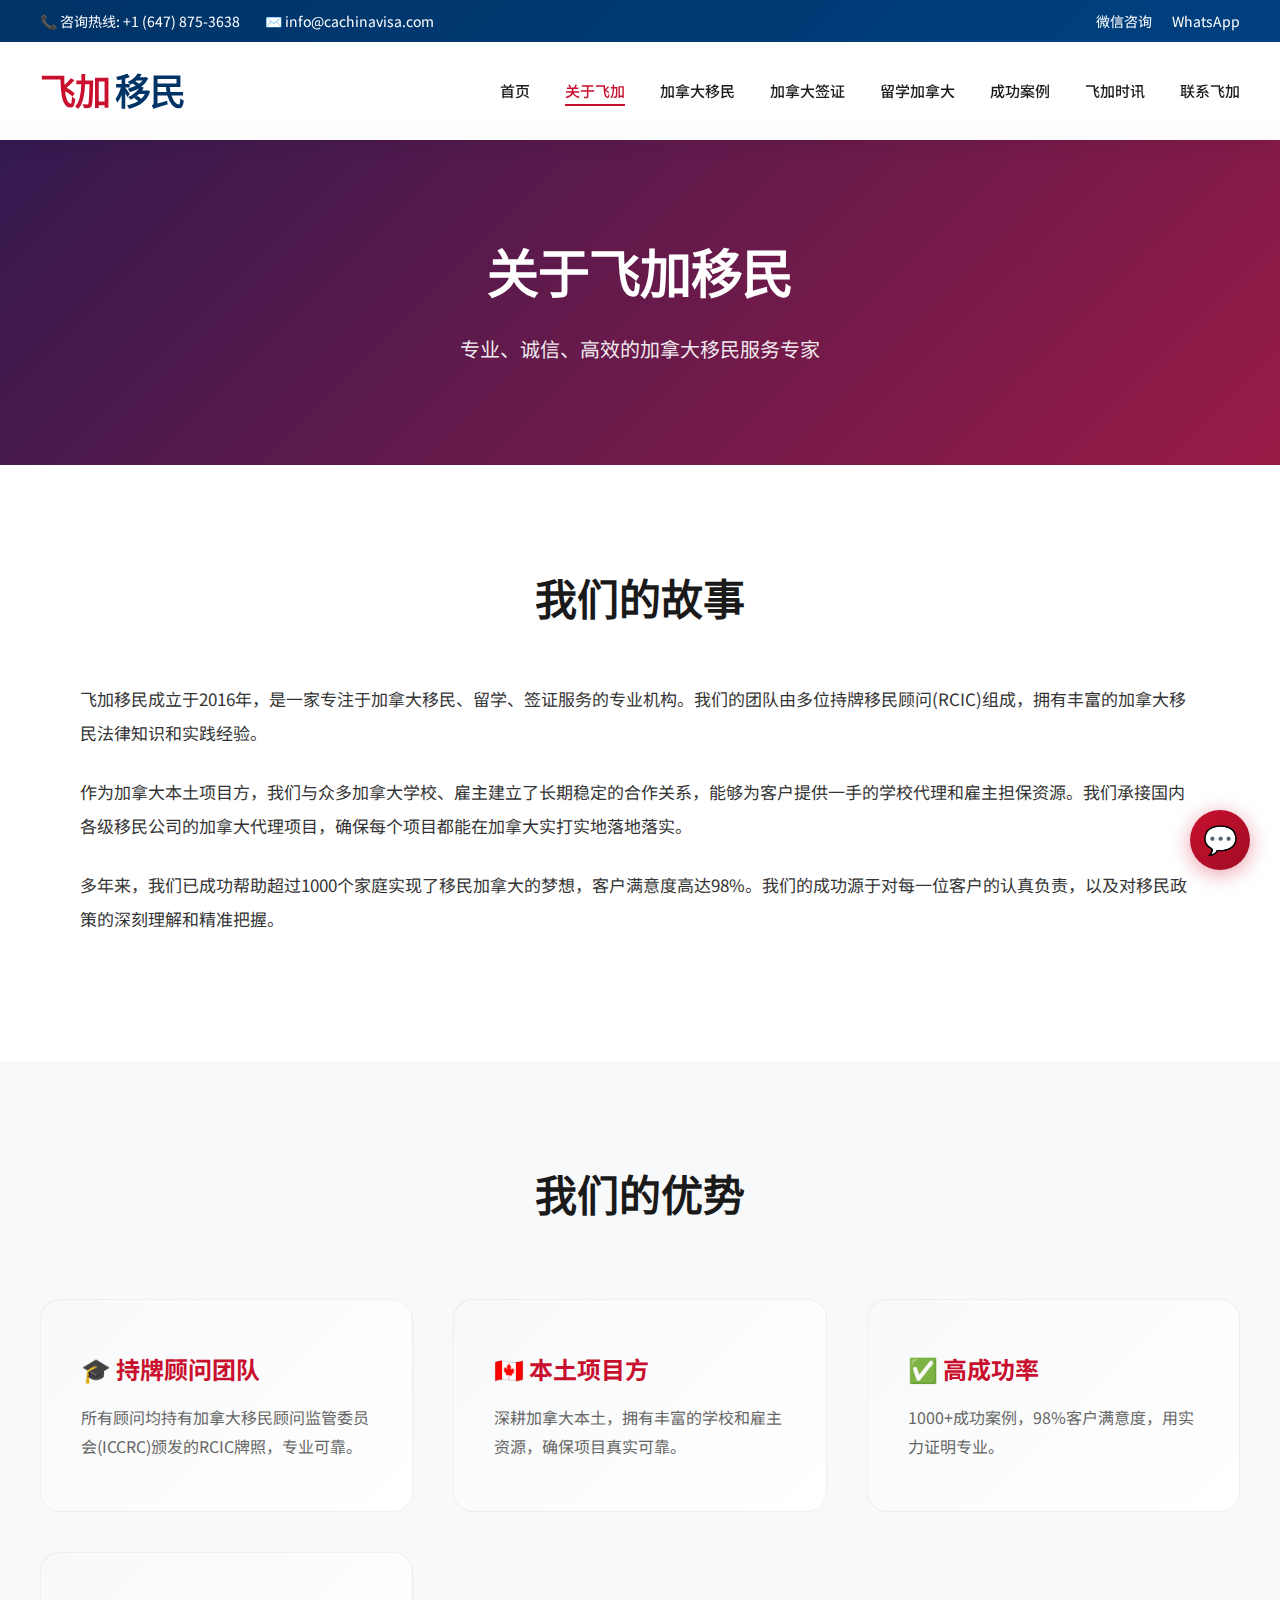
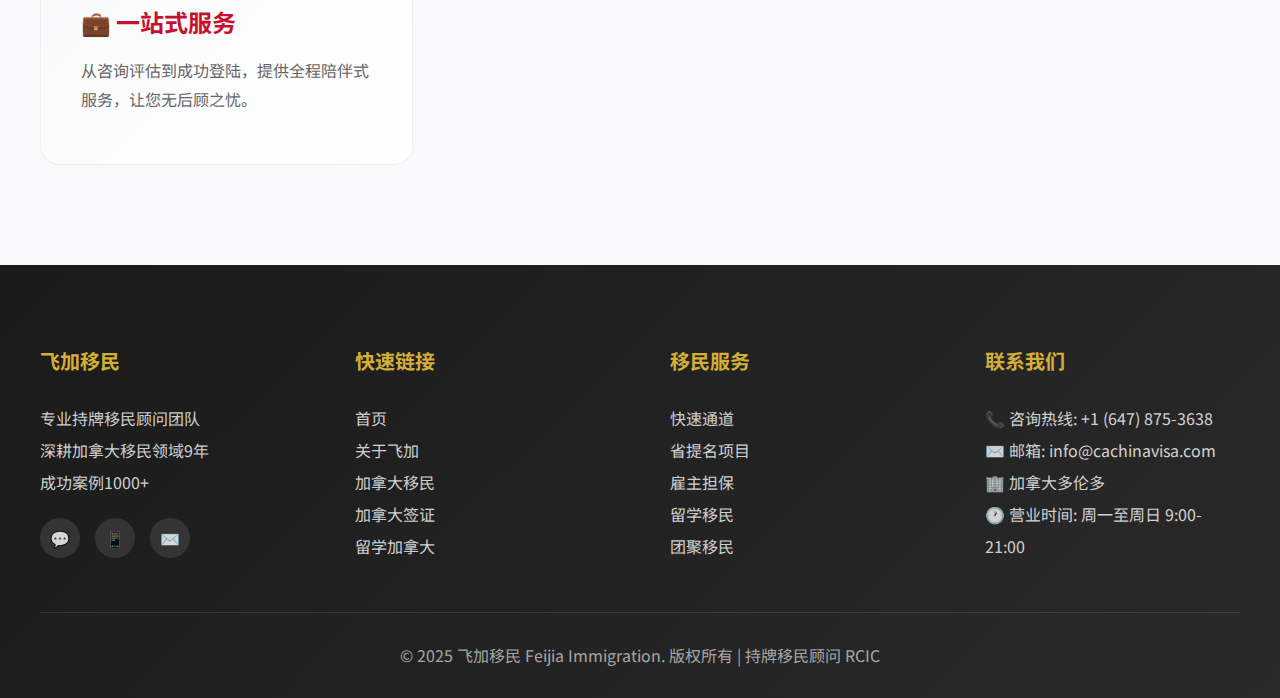
<file: about.html>
<!DOCTYPE html>
<html lang="zh-CN">
<head>
<meta charset="UTF-8">
<meta name="viewport" content="width=device-width, initial-scale=1.0">

<!-- SEO Title -->
<title>关于飞加移民｜团队介绍与服务理念｜飞加移民</title>

<!-- SEO Description -->
<meta name="description" content="了解飞加移民（Feijia Immigration）：专注加拿大移民、留学与签证服务。团队由持牌移民顾问（RCIC）及专业顾问组成，提供合规评估、方案规划、材料准备与递交跟进的一站式服务。">

<!-- SEO Keywords -->
<meta name="keywords" content="关于飞加移民, 飞加移民团队, RCIC持牌移民顾问, 加拿大移民机构, 加拿大留学签证, 飞加移民">

<!-- Favicon -->
<link rel="icon" href="img/logo.webp" type="image/webp">
<link rel="shortcut icon" href="img/logo.webp" type="image/webp">
<link rel="apple-touch-icon" href="img/logo.webp">

<!-- Canonical -->
<link rel="canonical" href="https://cachinavisa.com/about.html">

<!-- Fonts -->
<link rel="preconnect" href="https://fonts.googleapis.com">
<link rel="preconnect" href="https://fonts.gstatic.com" crossorigin>
<link href="https://fonts.googleapis.com/css2?family=Noto+Sans+SC:wght@300;400;500;600;700;900&family=Playfair+Display:wght@600;700;800&display=swap" rel="stylesheet">

<!-- CSS -->
<link rel="stylesheet" href="css/styles.css">

</head>
<body>
    <header>
        <div class="header-top">
            <div class="header-top-content">
                <div class="header-top-left">
                    <span>📞 咨询热线: +1 (647) 875-3638</span>
                    <span>✉️ info@cachinavisa.com</span>
                </div>
                <div class="header-top-right">
                    <a href="#wechat">微信咨询</a>
                    <a href="#whatsapp">WhatsApp</a>
                </div>
            </div>
        </div>
        <nav>
            <a href="index.html" class="logo">飞加<span>移民</span></a>
            <ul class="nav-links">
                <li><a href="index.html">首页</a></li>
                <li><a href="about.html" class="active">关于飞加</a></li>
                <li><a href="immigration.html">加拿大移民</a></li>
                <li><a href="visa.html">加拿大签证</a></li>
                <li><a href="study.html">留学加拿大</a></li>
                <li><a href="cases.html">成功案例</a></li>
                <li><a href="news.html">飞加时讯</a></li>
                <li><a href="contact.html">联系飞加</a></li>
            </ul>
            <div class="mobile-menu-btn" id="mobileMenuBtn">
                <span></span>
                <span></span>
                <span></span>
            </div>
        </nav>
    </header>

    <div class="mobile-menu-overlay" id="mobileMenuOverlay"></div>
    <div class="mobile-menu" id="mobileMenu">
        <div class="mobile-menu-header">
            <h3>飞加移民</h3>
            <p>专业移民服务专家</p>
        </div>
        <ul class="mobile-menu-links">
            <li><a href="index.html">首页</a></li>
            <li><a href="about.html" class="active">关于飞加</a></li>
            <li><a href="immigration.html">加拿大移民</a></li>
            <li><a href="visa.html">加拿大签证</a></li>
            <li><a href="study.html">留学加拿大</a></li>
            <li><a href="cases.html">成功案例</a></li>
            <li><a href="news.html">飞加时讯</a></li>
            <li><a href="contact.html">联系飞加</a></li>
        </ul>
        <div class="mobile-menu-contact">
            <h4>联系我们</h4>
            <p>📞 +1 (647) 875-3638</p>
            <p>✉️ info@cachinavisa.com</p>
            <p>💬 微信: getprsoon</p>
        </div>
    </div>

    <div class="page-header">
        <h1>关于飞加移民</h1>
        <p>专业、诚信、高效的加拿大移民服务专家</p>
    </div>

    <section style="padding: 100px 40px; max-width: 1200px; margin: 0 auto;">
        <h2 style="font-family: 'Playfair Display', serif; font-size: 42px; text-align: center; margin-bottom: 50px;">我们的故事</h2>
        <div style="line-height: 2; font-size: 17px; color: #333;">
            <p style="margin-bottom: 25px;">飞加移民成立于2016年，是一家专注于加拿大移民、留学、签证服务的专业机构。我们的团队由多位持牌移民顾问(RCIC)组成，拥有丰富的加拿大移民法律知识和实践经验。</p>
            <p style="margin-bottom: 25px;">作为加拿大本土项目方，我们与众多加拿大学校、雇主建立了长期稳定的合作关系，能够为客户提供一手的学校代理和雇主担保资源。我们承接国内各级移民公司的加拿大代理项目，确保每个项目都能在加拿大实打实地落地落实。</p>
            <p style="margin-bottom: 25px;">多年来，我们已成功帮助超过1000个家庭实现了移民加拿大的梦想，客户满意度高达98%。我们的成功源于对每一位客户的认真负责，以及对移民政策的深刻理解和精准把握。</p>
        </div>
    </section>

    <section style="padding: 100px 40px; background: #f8f9fa;">
        <div style="max-width: 1400px; margin: 0 auto;">
            <h2 style="font-family: 'Playfair Display', serif; font-size: 42px; text-align: center; margin-bottom: 70px;">我们的优势</h2>
            <div class="features-grid">
                <div class="feature-card">
                    <h3 style="font-size: 24px; color: #c8102e; margin-bottom: 15px;">🎓 持牌顾问团队</h3>
                    <p style="color: #666; line-height: 1.8;">所有顾问均持有加拿大移民顾问监管委员会(ICCRC)颁发的RCIC牌照，专业可靠。</p>
                </div>
                <div class="feature-card">
                    <h3 style="font-size: 24px; color: #c8102e; margin-bottom: 15px;">🇨🇦 本土项目方</h3>
                    <p style="color: #666; line-height: 1.8;">深耕加拿大本土，拥有丰富的学校和雇主资源，确保项目真实可靠。</p>
                </div>
                <div class="feature-card">
                    <h3 style="font-size: 24px; color: #c8102e; margin-bottom: 15px;">✅ 高成功率</h3>
                    <p style="color: #666; line-height: 1.8;">1000+成功案例，98%客户满意度，用实力证明专业。</p>
                </div>
                <div class="feature-card">
                    <h3 style="font-size: 24px; color: #c8102e; margin-bottom: 15px;">💼 一站式服务</h3>
                    <p style="color: #666; line-height: 1.8;">从咨询评估到成功登陆，提供全程陪伴式服务，让您无后顾之忧。</p>
                </div>
            </div>
        </div>
    </section>

    <footer>
        <div class="footer-content">
            <div class="footer-section">
                <h3>飞加移民</h3>
                <p>专业持牌移民顾问团队</p>
                <p>深耕加拿大移民领域9年</p>
                <p>成功案例1000+</p>
                <div class="social-links">
                    <a href="#" title="微信">💬</a>
                    <a href="#" title="WhatsApp">📱</a>
                    <a href="#" title="邮箱">✉️</a>
                </div>
            </div>
            <div class="footer-section">
                <h3>快速链接</h3>
                <a href="index.html">首页</a>
                <a href="about.html">关于飞加</a>
                <a href="immigration.html">加拿大移民</a>
                <a href="visa.html">加拿大签证</a>
                <a href="study.html">留学加拿大</a>
            </div>
            <div class="footer-section">
                <h3>移民服务</h3>
                <a href="immigration.html">快速通道</a>
                <a href="immigration.html">省提名项目</a>
                <a href="immigration.html">雇主担保</a>
                <a href="study.html">留学移民</a>
                <a href="immigration.html">团聚移民</a>
            </div>
            <div class="footer-section">
                <h3>联系我们</h3>
                <p>📞 咨询热线: +1 (647) 875-3638</p>
                <p>✉️ 邮箱: info@cachinavisa.com</p>
                <p>🏢 加拿大多伦多</p>
                <p>🕐 营业时间: 周一至周日 9:00-21:00</p>
            </div>
        </div>
        <div class="footer-bottom">
            <p>&copy; 2025 飞加移民 Feijia Immigration. 版权所有 | 持牌移民顾问 RCIC</p>
        </div>
    </footer>

    <!-- Floating Contact Button -->
    <div class="floating-contact">
        <button class="contact-btn" id="contactBtn">💬</button>
        <div class="contact-popup" id="contactPopup">
            <div class="popup-header">联系我们</div>
            <div class="wechat-id" id="wechatId">
                <span>微信号：getprsoon</span>
                <span class="copy-icon">📋</span>
            </div>
            <p style="font-size: 13px; color: #666; margin: 0;">点击复制微信号</p>
        </div>
    </div>

    <!-- Copy Notification -->
    <div class="copy-notification" id="copyNotification">
        ✓ 微信号已复制
    </div>

    <script src="js/script.js"></script>
</body>
</html>
</file>
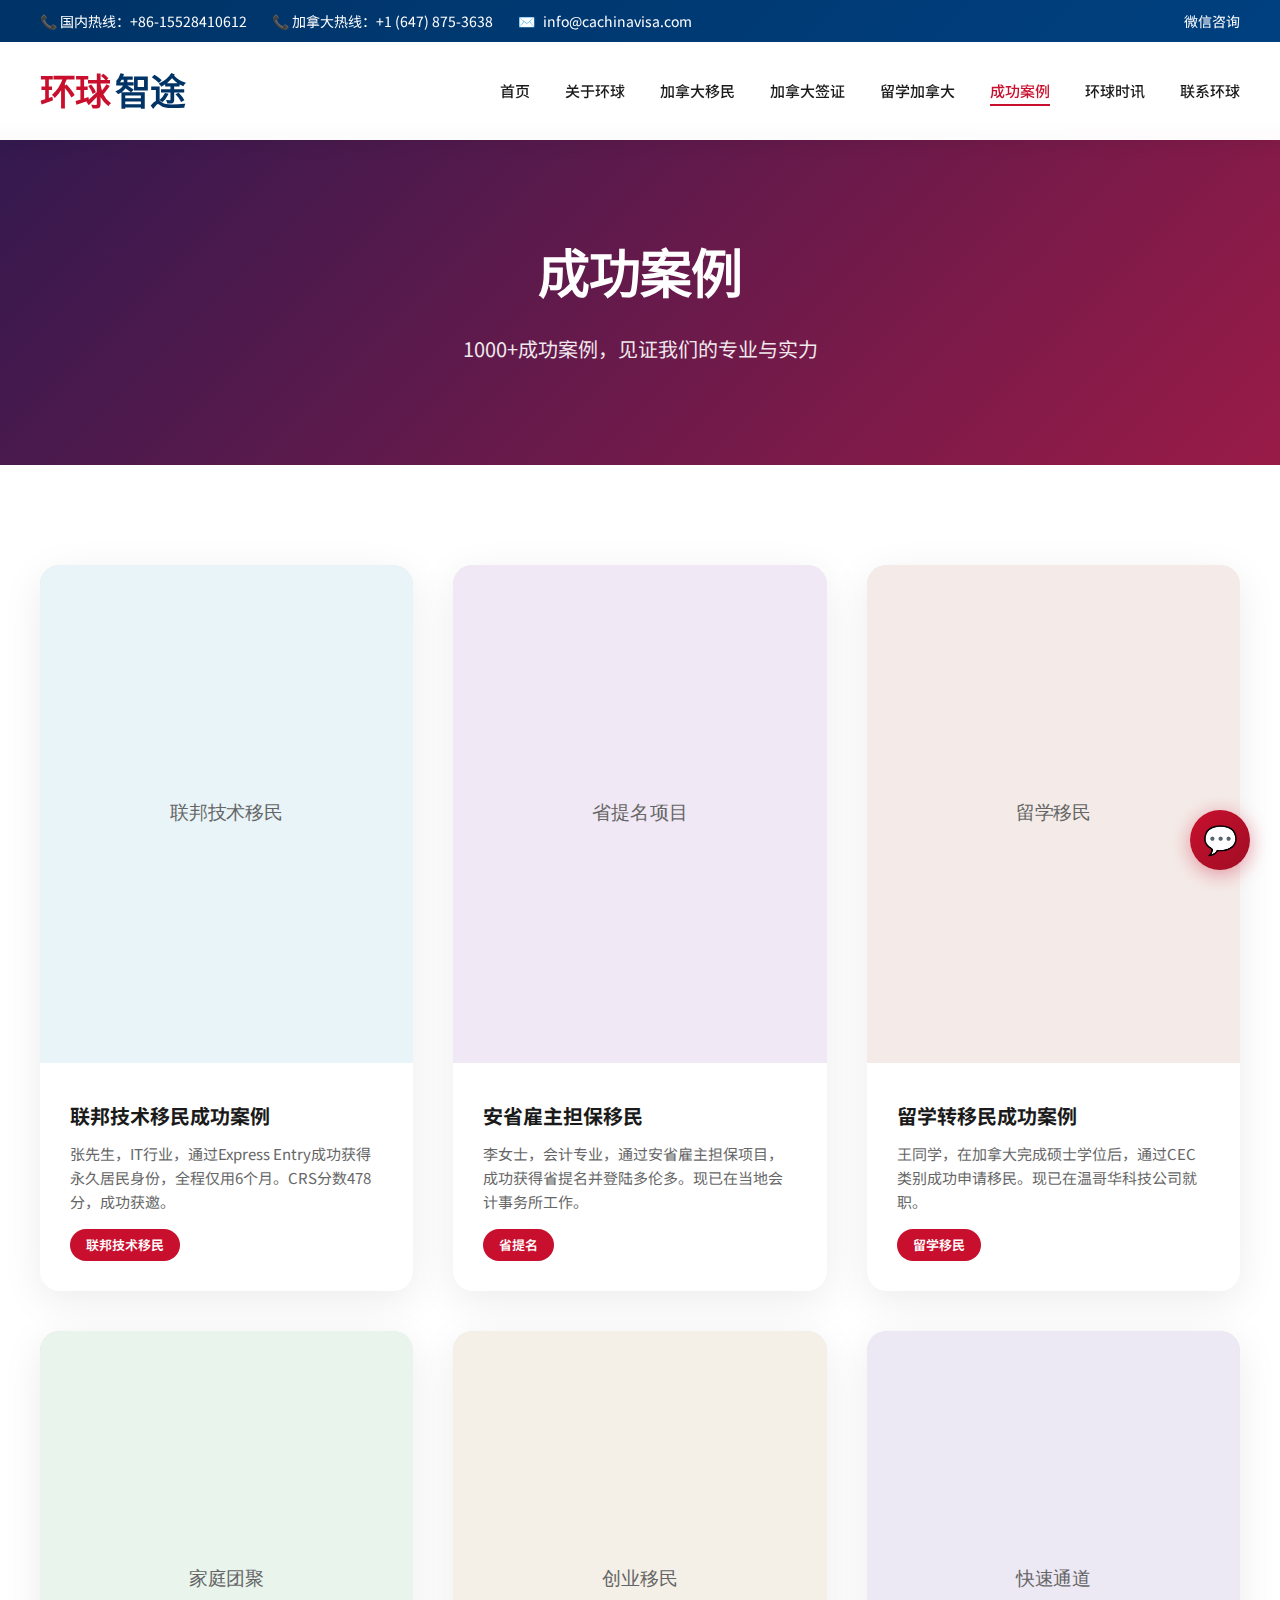
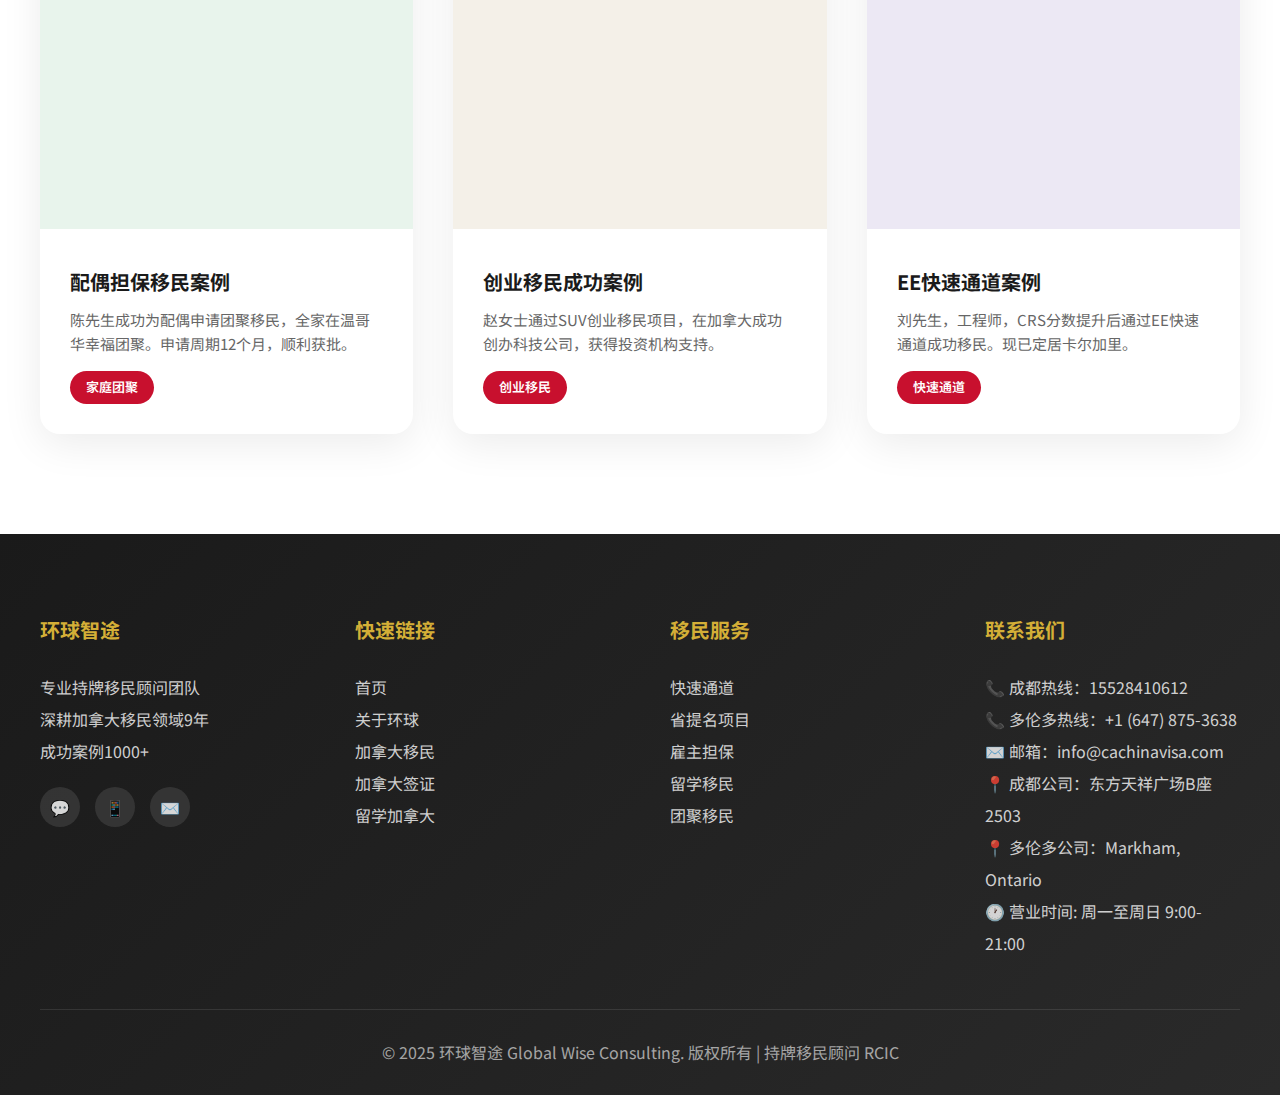
<file: cases.html>
<!DOCTYPE html>
<html lang="zh-CN">
<head>
<meta charset="UTF-8">
<meta name="viewport" content="width=device-width, initial-scale=1.0">

<!-- SEO Title -->
<title>成功案例｜加拿大移民真实案例分享｜环球智途</title>

<!-- SEO Description -->
<meta name="description" content="环球智途成功案例汇总，涵盖雇主担保移民、LMIA 工签、省提名（PNP）、留学转移民及签证获批实例，真实案例，流程清晰，结果可验证。">

<!-- SEO Keywords -->
<meta name="keywords" content="加拿大移民成功案例, 雇主担保案例, LMIA 成功案例, 省提名PNP案例, 留学转移民案例, 加拿大签证案例, 环球智途">

<!-- Favicon -->
<link rel="icon" href="img/环球智途.webp" type="image/webp">
<link rel="shortcut icon" href="img/环球智途.webp" type="image/webp">
<link rel="apple-touch-icon" href="img/环球智途.webp">

<!-- Canonical -->
<link rel="canonical" href="https://cachinavisa.com/cases.html">

<!-- Fonts -->
<link rel="preconnect" href="https://fonts.googleapis.com">
<link rel="preconnect" href="https://fonts.gstatic.com" crossorigin>
<link href="https://fonts.googleapis.com/css2?family=Noto+Sans+SC:wght@300;400;500;600;700;900&family=Playfair+Display:wght@600;700;800&display=swap" rel="stylesheet">

<!-- CSS -->
<link rel="stylesheet" href="css/styles.css">

</head>
<body>
    <header>
        <div class="header-top">
            <div class="header-top-content">
                <div class="header-top-left">
                  <span>
                    <a href="tel:+8615528410612">📞 国内热线：+86-15528410612</a>
                  </span>

                  <span>
                    <a href="tel:+16478753638">📞 加拿大热线：+1 (647) 875-3638</a>
                  </span>

                  <span>✉️
                    <a href="mailto:info@cachinavisa.com">info@cachinavisa.com</a>
                  </span>

                </div>
                <div class="header-top-right">
                    <a href="#wechat">微信咨询</a>
                </div>
            </div>
        </div>
        <nav>
            <a href="index.html" class="logo">环球<span>智途</span></a>
            <ul class="nav-links">
                <li><a href="index.html">首页</a></li>
                <li><a href="about.html">关于环球</a></li>
                <li><a href="immigration.html">加拿大移民</a></li>
                <li><a href="visa.html">加拿大签证</a></li>
                <li><a href="study.html">留学加拿大</a></li>
                <li><a href="cases.html" class="active">成功案例</a></li>
                <li><a href="news.html">环球时讯</a></li>
                <li><a href="contact.html">联系环球</a></li>
            </ul>
            <div class="mobile-menu-btn" id="mobileMenuBtn">
                <span></span>
                <span></span>
                <span></span>
            </div>
        </nav>
    </header>

    <div class="mobile-menu-overlay" id="mobileMenuOverlay"></div>
    <div class="mobile-menu" id="mobileMenu">
        <div class="mobile-menu-header">
            <h3>环球智途</h3>
            <p>专业移民服务专家</p>
        </div>
        <ul class="mobile-menu-links">
            <li><a href="index.html">首页</a></li>
            <li><a href="about.html">关于环球</a></li>
            <li><a href="immigration.html">加拿大移民</a></li>
            <li><a href="visa.html">加拿大签证</a></li>
            <li><a href="study.html">留学加拿大</a></li>
            <li><a href="cases.html" class="active">成功案例</a></li>
            <li><a href="news.html">环球时讯</a></li>
            <li><a href="contact.html">联系环球</a></li>
        </ul>
        <div class="mobile-menu-contact">
            <h4>联系我们</h4>
            <p>📞 +1 (647) 875-3638</p>
            <p>✉️ info@cachinavisa.com</p>
            <p>💬 微信: getprsoon</p>
        </div>
    </div>

    <div class="page-header">
        <h1>成功案例</h1>
        <p>1000+成功案例，见证我们的专业与实力</p>
    </div>

    <section class="content-section">
        <div class="cases-grid">
            <div class="case-card">
                <img src="data:image/svg+xml,%3Csvg xmlns='http://www.w3.org/2000/svg' width='400' height='533'%3E%3Crect fill='%23e8f4f8' width='400' height='533'/%3E%3Ctext x='50%25' y='50%25' dominant-baseline='middle' text-anchor='middle' font-family='Arial' font-size='20' fill='%23666'%3E联邦技术移民%3C/text%3E%3C/svg%3E" alt="案例" class="case-image">
                <div class="case-content">
                    <h3>联邦技术移民成功案例</h3>
                    <p>张先生，IT行业，通过Express Entry成功获得永久居民身份，全程仅用6个月。CRS分数478分，成功获邀。</p>
                    <span class="case-tag">联邦技术移民</span>
                </div>
            </div>
            <div class="case-card">
                <img src="data:image/svg+xml,%3Csvg xmlns='http://www.w3.org/2000/svg' width='400' height='533'%3E%3Crect fill='%23f0e8f4' width='400' height='533'/%3E%3Ctext x='50%25' y='50%25' dominant-baseline='middle' text-anchor='middle' font-family='Arial' font-size='20' fill='%23666'%3E省提名项目%3C/text%3E%3C/svg%3E" alt="案例" class="case-image">
                <div class="case-content">
                    <h3>安省雇主担保移民</h3>
                    <p>李女士，会计专业，通过安省雇主担保项目，成功获得省提名并登陆多伦多。现已在当地会计事务所工作。</p>
                    <span class="case-tag">省提名</span>
                </div>
            </div>
            <div class="case-card">
                <img src="data:image/svg+xml,%3Csvg xmlns='http://www.w3.org/2000/svg' width='400' height='533'%3E%3Crect fill='%23f4ebe8' width='400' height='533'/%3E%3Ctext x='50%25' y='50%25' dominant-baseline='middle' text-anchor='middle' font-family='Arial' font-size='20' fill='%23666'%3E留学移民%3C/text%3E%3C/svg%3E" alt="案例" class="case-image">
                <div class="case-content">
                    <h3>留学转移民成功案例</h3>
                    <p>王同学，在加拿大完成硕士学位后，通过CEC类别成功申请移民。现已在温哥华科技公司就职。</p>
                    <span class="case-tag">留学移民</span>
                </div>
            </div>
            <div class="case-card">
                <img src="data:image/svg+xml,%3Csvg xmlns='http://www.w3.org/2000/svg' width='400' height='533'%3E%3Crect fill='%23e8f4ec' width='400' height='533'/%3E%3Ctext x='50%25' y='50%25' dominant-baseline='middle' text-anchor='middle' font-family='Arial' font-size='20' fill='%23666'%3E家庭团聚%3C/text%3E%3C/svg%3E" alt="案例" class="case-image">
                <div class="case-content">
                    <h3>配偶担保移民案例</h3>
                    <p>陈先生成功为配偶申请团聚移民，全家在温哥华幸福团聚。申请周期12个月，顺利获批。</p>
                    <span class="case-tag">家庭团聚</span>
                </div>
            </div>
            <div class="case-card">
                <img src="data:image/svg+xml,%3Csvg xmlns='http://www.w3.org/2000/svg' width='400' height='533'%3E%3Crect fill='%23f4f0e8' width='400' height='533'/%3E%3Ctext x='50%25' y='50%25' dominant-baseline='middle' text-anchor='middle' font-family='Arial' font-size='20' fill='%23666'%3E创业移民%3C/text%3E%3C/svg%3E" alt="案例" class="case-image">
                <div class="case-content">
                    <h3>创业移民成功案例</h3>
                    <p>赵女士通过SUV创业移民项目，在加拿大成功创办科技公司，获得投资机构支持。</p>
                    <span class="case-tag">创业移民</span>
                </div>
            </div>
            <div class="case-card">
                <img src="data:image/svg+xml,%3Csvg xmlns='http://www.w3.org/2000/svg' width='400' height='533'%3E%3Crect fill='%23ece8f4' width='400' height='533'/%3E%3Ctext x='50%25' y='50%25' dominant-baseline='middle' text-anchor='middle' font-family='Arial' font-size='20' fill='%23666'%3E快速通道%3C/text%3E%3C/svg%3E" alt="案例" class="case-image">
                <div class="case-content">
                    <h3>EE快速通道案例</h3>
                    <p>刘先生，工程师，CRS分数提升后通过EE快速通道成功移民。现已定居卡尔加里。</p>
                    <span class="case-tag">快速通道</span>
                </div>
            </div>
        </div>
    </section>

<footer>
  <div class="footer-content">
    <div class="footer-section">
      <h3>环球智途</h3>
      <p>专业持牌移民顾问团队</p>
      <p>深耕加拿大移民领域9年</p>
      <p>成功案例1000+</p>
      <div class="social-links">
        <a href="#wechat" title="微信">💬</a>
        <a href="tel:+8615528410612" title="电话">📱</a>
        <a href="mailto:info@cachinavisa.com" title="邮箱">✉️</a>
      </div>
    </div>

    <div class="footer-section">
      <h3>快速链接</h3>
      <a href="index.html">首页</a>
      <a href="about.html">关于环球</a>
      <a href="immigration.html">加拿大移民</a>
      <a href="visa.html">加拿大签证</a>
      <a href="study.html">留学加拿大</a>
    </div>

    <div class="footer-section">
      <h3>移民服务</h3>
      <a href="immigration.html">快速通道</a>
      <a href="immigration.html">省提名项目</a>
      <a href="immigration.html">雇主担保</a>
      <a href="study.html">留学移民</a>
      <a href="immigration.html">团聚移民</a>
    </div>

    <div class="footer-section">
<h3>联系我们</h3>

<p>
  <a href="tel:+8615528410612">📞 成都热线：15528410612</a>
</p>

<p>
  <a href="tel:+16478753638">📞 多伦多热线：+1 (647) 875-3638</a>
</p>

<p>
  <a href="mailto:info@cachinavisa.com">✉️ 邮箱：info@cachinavisa.com</a>
</p>

<p>
  <a href="https://uri.amap.com/search?keyword=%E4%B8%9C%E6%96%B9%E5%A4%A9%E7%A5%A5%E5%B9%BF%E5%9C%BAB%E5%BA%A72503&city=%E6%88%90%E9%83%BD"
     target="_blank" rel="noopener">
    📍 成都公司：东方天祥广场B座 2503
  </a>
</p>

<p>
  <a href="https://www.google.com/maps/search/?api=1&query=9390%20Woodbine%20Ave%2C%20Markham%2C%20ON%20L6C%200M5"
     target="_blank" rel="noopener">
    📍 多伦多公司：Markham, Ontario
  </a>
</p>

<p>🕐 营业时间: 周一至周日 9:00-21:00</p>

    </div>
  </div>

  <div class="footer-bottom">
    <p>&copy; 2025 环球智途 Global Wise Consulting. 版权所有 | 持牌移民顾问 RCIC</p>
  </div>
</footer>

    <!-- Floating Contact Button -->
    <div class="floating-contact">
        <button class="contact-btn" id="contactBtn">💬</button>
        <div class="contact-popup" id="contactPopup">
            <div class="popup-header">联系我们</div>
            <div class="wechat-id" id="wechatId">
                <span>微信号：getprsoon</span>
                <span class="copy-icon">📋</span>
            </div>
            <p style="font-size: 13px; color: #666; margin: 0;">点击复制微信号</p>
        </div>
    </div>

    <!-- Copy Notification -->
    <div class="copy-notification" id="copyNotification">
        ✓ 微信号已复制
    </div>


    <script src="js/script.js"></script>
</body>
</html>
</file>
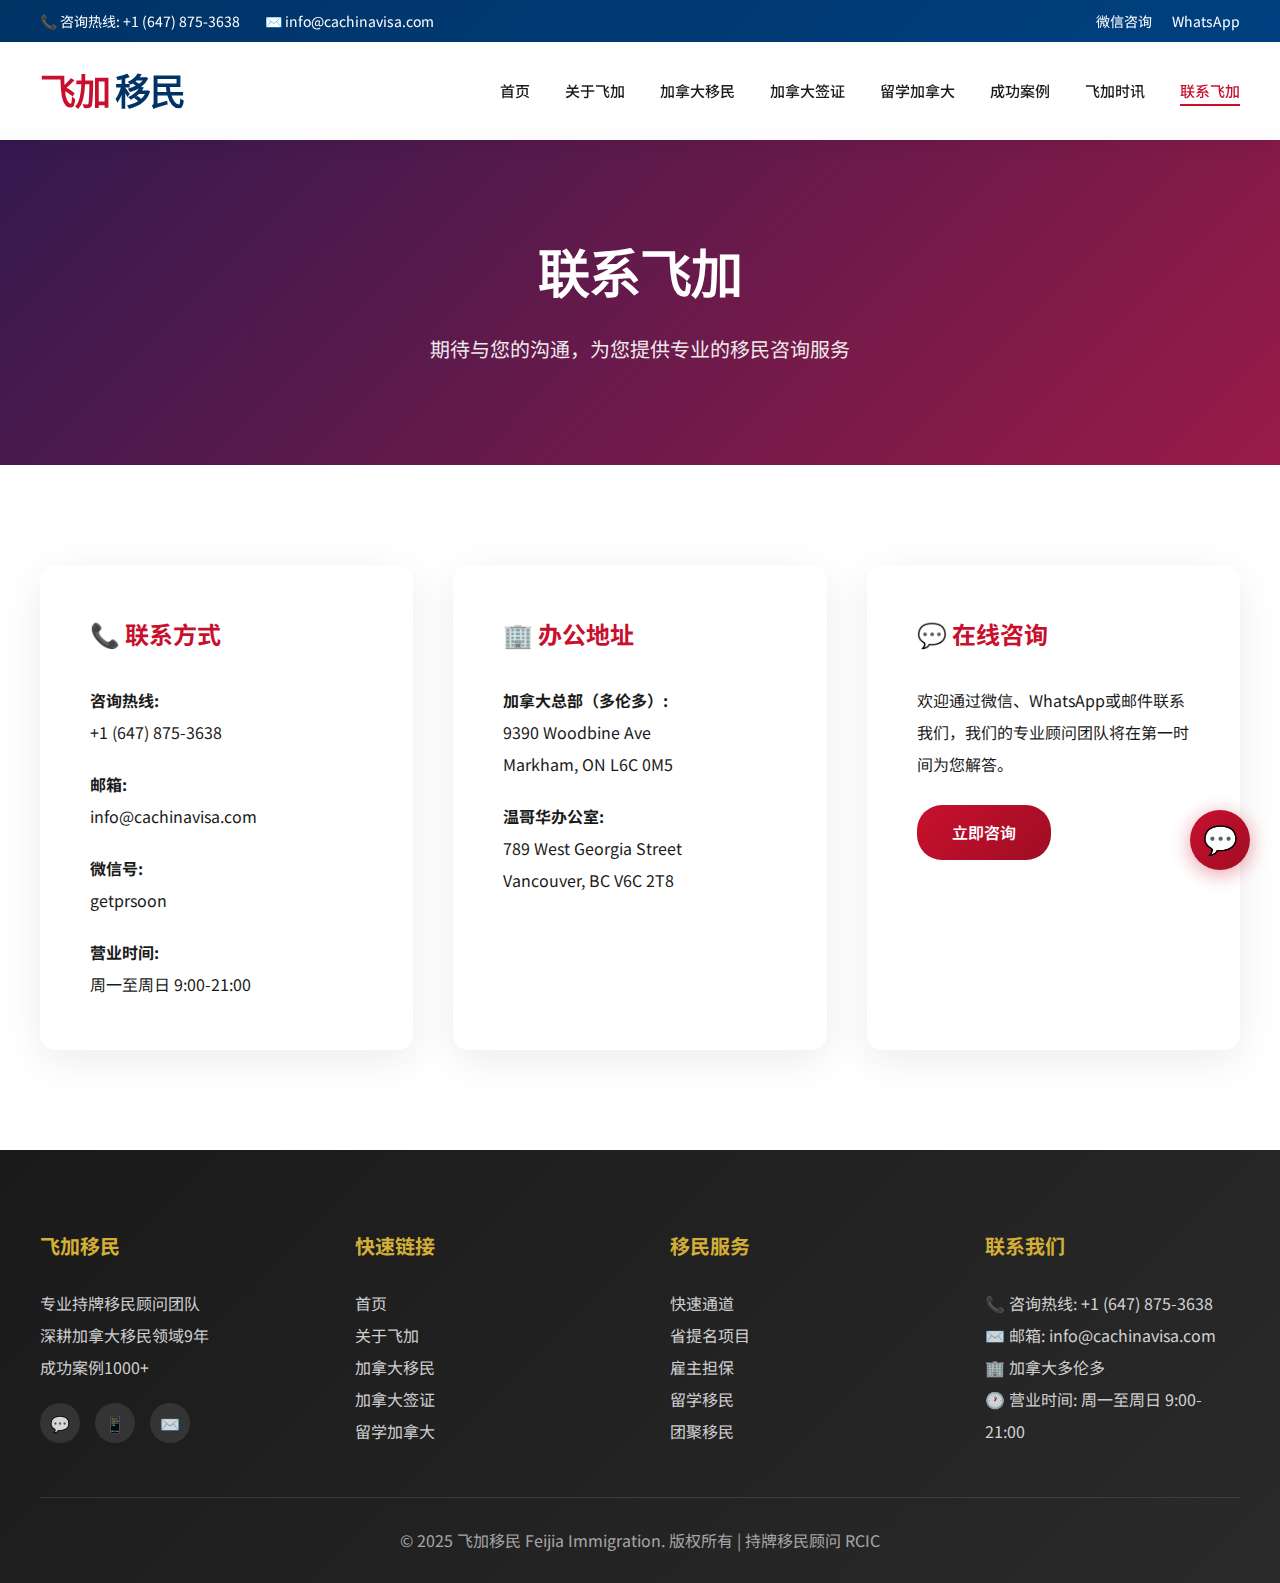
<file: contact.html>
<!DOCTYPE html>
<html lang="zh-CN">
<head>
<meta charset="UTF-8">
<meta name="viewport" content="width=device-width, initial-scale=1.0">

<!-- SEO Title -->
<title>联系飞加移民｜加拿大移民与签证咨询｜官方联系方式</title>

<!-- SEO Description -->
<meta name="description" content="联系飞加移民（Feijia Immigration），获取加拿大移民、签证与留学专业咨询。支持线上咨询与预约评估，回复及时，流程清晰，服务合规。">

<!-- SEO Keywords -->
<meta name="keywords" content="联系飞加移民, 加拿大移民咨询, 加拿大签证咨询, 留学咨询, 移民顾问, 飞加移民联系方式">

<!-- Favicon -->
<link rel="icon" href="img/logo.webp" type="image/webp">
<link rel="shortcut icon" href="img/logo.webp" type="image/webp">
<link rel="apple-touch-icon" href="img/logo.webp">

<!-- Canonical -->
<link rel="canonical" href="https://cachinavisa.com/contact.html">

<!-- Fonts -->
<link rel="preconnect" href="https://fonts.googleapis.com">
<link rel="preconnect" href="https://fonts.gstatic.com" crossorigin>
<link href="https://fonts.googleapis.com/css2?family=Noto+Sans+SC:wght@300;400;500;600;700;900&family=Playfair+Display:wght@600;700;800&display=swap" rel="stylesheet">

<!-- CSS -->
<link rel="stylesheet" href="css/styles.css">

</head>
<body>
    <header>
        <div class="header-top">
            <div class="header-top-content">
                <div class="header-top-left">
                    <span>📞 咨询热线: +1 (647) 875-3638</span>
                    <span>✉️ info@cachinavisa.com</span>
                </div>
                <div class="header-top-right">
                    <a href="#wechat">微信咨询</a>
                    <a href="#whatsapp">WhatsApp</a>
                </div>
            </div>
        </div>
        <nav>
            <a href="index.html" class="logo">飞加<span>移民</span></a>
            <ul class="nav-links">
                <li><a href="index.html">首页</a></li>
                <li><a href="about.html">关于飞加</a></li>
                <li><a href="immigration.html">加拿大移民</a></li>
                <li><a href="visa.html">加拿大签证</a></li>
                <li><a href="study.html">留学加拿大</a></li>
                <li><a href="cases.html">成功案例</a></li>
                <li><a href="news.html">飞加时讯</a></li>
                <li><a href="contact.html" class="active">联系飞加</a></li>
            </ul>
            <div class="mobile-menu-btn" id="mobileMenuBtn">
                <span></span>
                <span></span>
                <span></span>
            </div>
        </nav>
    </header>

    <div class="mobile-menu-overlay" id="mobileMenuOverlay"></div>
    <div class="mobile-menu" id="mobileMenu">
        <div class="mobile-menu-header">
            <h3>飞加移民</h3>
            <p>专业移民服务专家</p>
        </div>
        <ul class="mobile-menu-links">
            <li><a href="index.html">首页</a></li>
            <li><a href="about.html">关于飞加</a></li>
            <li><a href="immigration.html">加拿大移民</a></li>
            <li><a href="visa.html">加拿大签证</a></li>
            <li><a href="study.html">留学加拿大</a></li>
            <li><a href="cases.html">成功案例</a></li>
            <li><a href="news.html">飞加时讯</a></li>
            <li><a href="contact.html" class="active">联系飞加</a></li>
        </ul>
        <div class="mobile-menu-contact">
            <h4>联系我们</h4>
            <p>📞 +1 (647) 875-3638</p>
            <p>✉️ info@cachinavisa.com</p>
            <p>💬 微信: getprsoon</p>
        </div>
    </div>

    <div class="page-header">
        <h1>联系飞加</h1><p>期待与您的沟通，为您提供专业的移民咨询服务</p>
    </div>

    <section class="content-section">
        <div style="max-width: 1200px; margin: 0 auto; display: grid; grid-template-columns: repeat(auto-fit, minmax(300px, 1fr)); gap: 40px;">
            <div style="background: white; padding: 50px; border-radius: 15px; box-shadow: 0 10px 40px rgba(0,0,0,0.08);">
                <h3 style="font-size: 24px; color: #c8102e; margin-bottom: 30px;">📞 联系方式</h3>
                <p style="margin-bottom: 20px; line-height: 2;"><strong>咨询热线:</strong><br>+1 (647) 875-3638</p>
                <p style="margin-bottom: 20px; line-height: 2;"><strong>邮箱:</strong><br>info@cachinavisa.com</p>
                <p style="margin-bottom: 20px; line-height: 2;"><strong>微信号:</strong><br>getprsoon</p>
                <p style="line-height: 2;"><strong>营业时间:</strong><br>周一至周日 9:00-21:00</p>
            </div>
            <div style="background: white; padding: 50px; border-radius: 15px; box-shadow: 0 10px 40px rgba(0,0,0,0.08);">
                <h3 style="font-size: 24px; color: #c8102e; margin-bottom: 30px;">🏢 办公地址</h3>
                <p style="margin-bottom: 20px; line-height: 2;"><strong>加拿大总部（多伦多）:</strong><br>9390 Woodbine Ave<br>Markham, ON L6C 0M5</p>
                <p style="line-height: 2;"><strong>温哥华办公室:</strong><br>789 West Georgia Street<br>Vancouver, BC V6C 2T8</p>
            </div>
            <div style="background: white; padding: 50px; border-radius: 15px; box-shadow: 0 10px 40px rgba(0,0,0,0.08);">
                <h3 style="font-size: 24px; color: #c8102e; margin-bottom: 30px;">💬 在线咨询</h3>
                <p style="margin-bottom: 25px; line-height: 2;">欢迎通过微信、WhatsApp或邮件联系我们，我们的专业顾问团队将在第一时间为您解答。</p>
                <a href="#" style="display: inline-block; background: linear-gradient(135deg, #c8102e, #a00d24); color: white; padding: 15px 35px; border-radius: 25px; text-decoration: none; font-weight: 600;">立即咨询</a>
            </div>
        </div>
    </section>

    <footer>
        <div class="footer-content">
            <div class="footer-section">
                <h3>飞加移民</h3>
                <p>专业持牌移民顾问团队</p>
                <p>深耕加拿大移民领域9年</p>
                <p>成功案例1000+</p>
                <div class="social-links">
                    <a href="#" title="微信">💬</a>
                    <a href="#" title="WhatsApp">📱</a>
                    <a href="#" title="邮箱">✉️</a>
                </div>
            </div>
            <div class="footer-section">
                <h3>快速链接</h3>
                <a href="index.html">首页</a>
                <a href="about.html">关于飞加</a>
                <a href="immigration.html">加拿大移民</a>
                <a href="visa.html">加拿大签证</a>
                <a href="study.html">留学加拿大</a>
            </div>
            <div class="footer-section">
                <h3>移民服务</h3>
                <a href="immigration.html">快速通道</a>
                <a href="immigration.html">省提名项目</a>
                <a href="immigration.html">雇主担保</a>
                <a href="study.html">留学移民</a>
                <a href="immigration.html">团聚移民</a>
            </div>
            <div class="footer-section">
                <h3>联系我们</h3>
                <p>📞 咨询热线: +1 (647) 875-3638</p>
                <p>✉️ 邮箱: info@cachinavisa.com</p>
                <p>🏢 加拿大多伦多</p>
                <p>🕐 营业时间: 周一至周日 9:00-21:00</p>
            </div>
        </div>
        <div class="footer-bottom">
            <p>&copy; 2025 飞加移民 Feijia Immigration. 版权所有 | 持牌移民顾问 RCIC</p>
        </div>
    </footer>

    <!-- Floating Contact Button -->
    <div class="floating-contact">
        <button class="contact-btn" id="contactBtn">💬</button>
        <div class="contact-popup" id="contactPopup">
            <div class="popup-header">联系我们</div>
            <div class="wechat-id" id="wechatId">
                <span>微信号：getprsoon</span>
                <span class="copy-icon">📋</span>
            </div>
            <p style="font-size: 13px; color: #666; margin: 0;">点击复制微信号</p>
        </div>
    </div>

    <!-- Copy Notification -->
    <div class="copy-notification" id="copyNotification">
        ✓ 微信号已复制
    </div>


    <script src="js/script.js"></script>
</body>
</html>
</file>
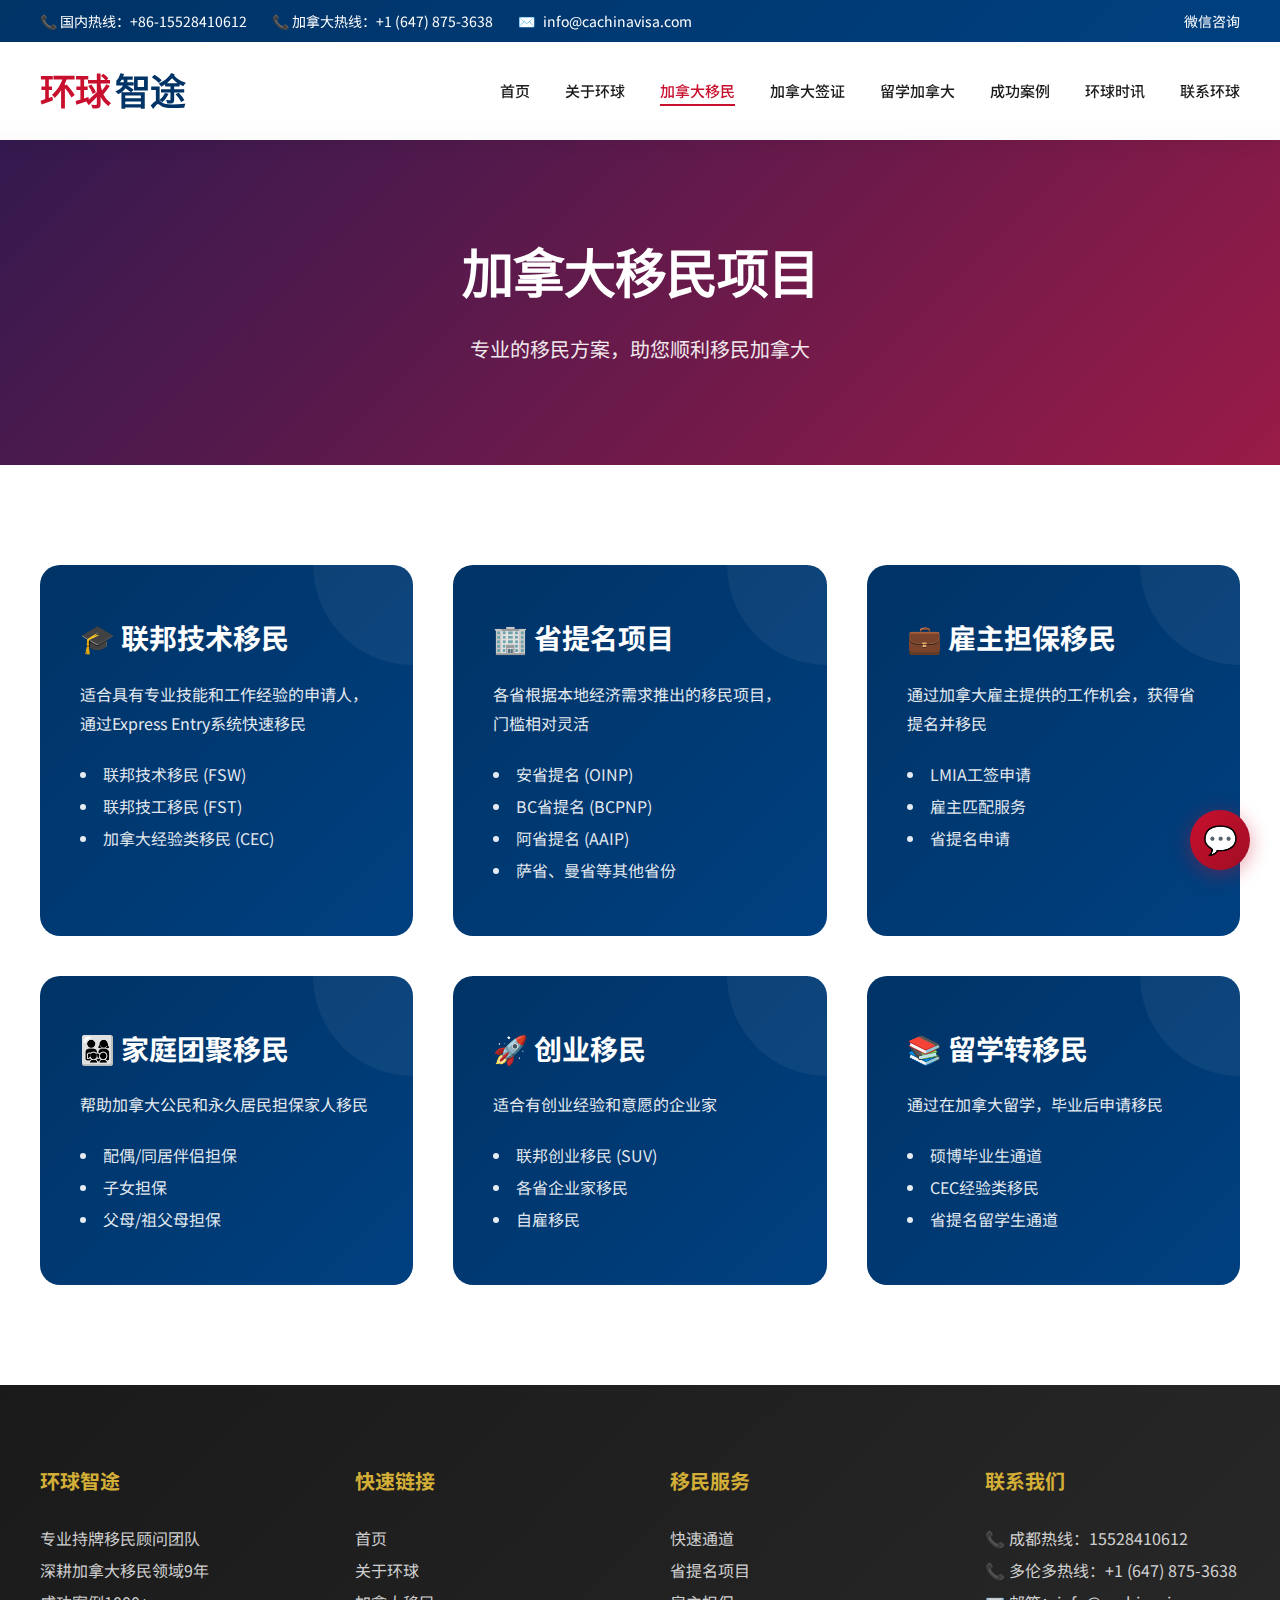
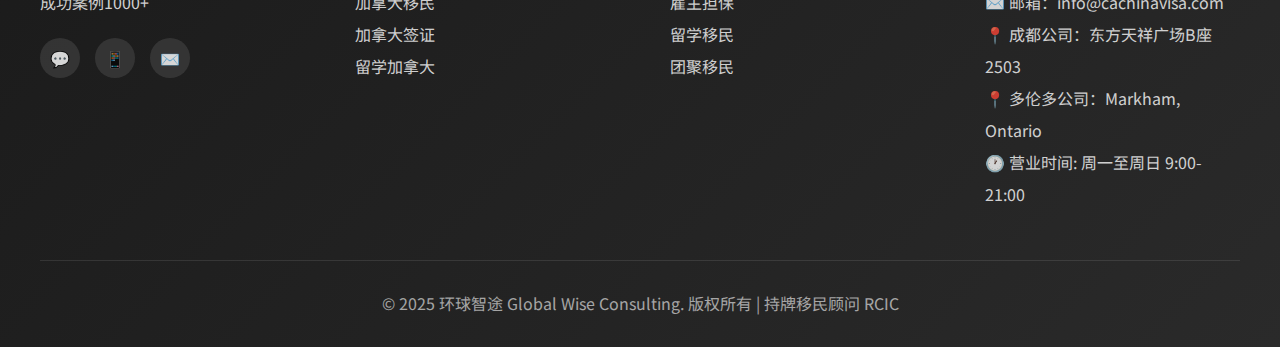
<file: immigration.html>
<!DOCTYPE html>
<html lang="zh-CN">
<head>
<meta charset="UTF-8">
<meta name="viewport" content="width=device-width, initial-scale=1.0">

<!-- SEO Title -->
<title>加拿大移民｜雇主担保·省提名·工签通道详解｜环球智途</title>

<!-- SEO Description -->
<meta name="description" content="环球智途专业提供加拿大移民服务，涵盖雇主担保移民、LMIA 工签、省提名（PNP）、留学转移民及家庭团聚等通道，方案清晰，流程合规，成功经验丰富。">

<!-- SEO Keywords -->
<meta name="keywords" content="加拿大移民, 雇主担保移民, LMIA 工签, 省提名PNP, 留学转移民, 加拿大移民政策, 环球智途">

<!-- Favicon -->
<link rel="icon" href="img/环球智途.webp" type="image/webp">
<link rel="shortcut icon" href="img/环球智途.webp" type="image/webp">
<link rel="apple-touch-icon" href="img/环球智途.webp">

<!-- Canonical -->
<link rel="canonical" href="https://cachinavisa.com/immigration.html">

<!-- Fonts -->
<link rel="preconnect" href="https://fonts.googleapis.com">
<link rel="preconnect" href="https://fonts.gstatic.com" crossorigin>
<link href="https://fonts.googleapis.com/css2?family=Noto+Sans+SC:wght@300;400;500;600;700;900&family=Playfair+Display:wght@600;700;800&display=swap" rel="stylesheet">

<!-- CSS -->
<link rel="stylesheet" href="css/styles.css">

</head>
<body>
    <header>
        <div class="header-top">
            <div class="header-top-content">
                <div class="header-top-left">
                  <span>
                    <a href="tel:+8615528410612">📞 国内热线：+86-15528410612</a>
                  </span>

                  <span>
                    <a href="tel:+16478753638">📞 加拿大热线：+1 (647) 875-3638</a>
                  </span>

                  <span>✉️
                    <a href="mailto:info@cachinavisa.com">info@cachinavisa.com</a>
                  </span>

                </div>
                <div class="header-top-right">
                    <a href="#wechat">微信咨询</a>
                </div>
            </div>
        </div>
        <nav>
            <a href="index.html" class="logo">环球<span>智途</span></a>
            <ul class="nav-links">
                <li><a href="index.html">首页</a></li>
                <li><a href="about.html">关于环球</a></li>
                <li><a href="immigration.html" class="active">加拿大移民</a></li>
                <li><a href="visa.html">加拿大签证</a></li>
                <li><a href="study.html">留学加拿大</a></li>
                <li><a href="cases.html">成功案例</a></li>
                <li><a href="news.html">环球时讯</a></li>
                <li><a href="contact.html">联系环球</a></li>
            </ul>
            <div class="mobile-menu-btn" id="mobileMenuBtn">
                <span></span>
                <span></span>
                <span></span>
            </div>
        </nav>
    </header>

    <div class="mobile-menu-overlay" id="mobileMenuOverlay"></div>
    <div class="mobile-menu" id="mobileMenu">
        <div class="mobile-menu-header">
            <h3>环球智途</h3>
            <p>专业移民服务专家</p>
        </div>
        <ul class="mobile-menu-links">
            <li><a href="index.html">首页</a></li>
            <li><a href="about.html">关于环球</a></li>
            <li><a href="immigration.html" class="active">加拿大移民</a></li>
            <li><a href="visa.html">加拿大签证</a></li>
            <li><a href="study.html">留学加拿大</a></li>
            <li><a href="cases.html">成功案例</a></li>
            <li><a href="news.html">环球时讯</a></li>
            <li><a href="contact.html">联系环球</a></li>
        </ul>
        <div class="mobile-menu-contact">
            <h4>联系我们</h4>
            <p>📞 +1 (647) 875-3638</p>
            <p>✉️ info@cachinavisa.com</p>
            <p>💬 微信: getprsoon</p>
        </div>
    </div>

    <div class="page-header">
        <h1>加拿大移民项目</h1>
        <p>专业的移民方案，助您顺利移民加拿大</p>
    </div>

    <section class="content-section">
        <div class="services-grid">
            <div class="service-card">
                <h3>🎓 联邦技术移民</h3>
                <p>适合具有专业技能和工作经验的申请人，通过Express Entry系统快速移民</p>
                <ul style="margin-top: 20px; color: rgba(255,255,255,0.9); line-height: 2;">
                    <li>联邦技术移民 (FSW)</li>
                    <li>联邦技工移民 (FST)</li>
                    <li>加拿大经验类移民 (CEC)</li>
                </ul>
            </div>
            <div class="service-card">
                <h3>🏢 省提名项目</h3>
                <p>各省根据本地经济需求推出的移民项目，门槛相对灵活</p>
                <ul style="margin-top: 20px; color: rgba(255,255,255,0.9); line-height: 2;">
                    <li>安省提名 (OINP)</li>
                    <li>BC省提名 (BCPNP)</li>
                    <li>阿省提名 (AAIP)</li>
                    <li>萨省、曼省等其他省份</li>
                </ul>
            </div>
            <div class="service-card">
                <h3>💼 雇主担保移民</h3>
                <p>通过加拿大雇主提供的工作机会，获得省提名并移民</p>
                <ul style="margin-top: 20px; color: rgba(255,255,255,0.9); line-height: 2;">
                    <li>LMIA工签申请</li>
                    <li>雇主匹配服务</li>
                    <li>省提名申请</li>
                </ul>
            </div>
            <div class="service-card">
                <h3>👨‍👩‍👧‍👦 家庭团聚移民</h3>
                <p>帮助加拿大公民和永久居民担保家人移民</p>
                <ul style="margin-top: 20px; color: rgba(255,255,255,0.9); line-height: 2;">
                    <li>配偶/同居伴侣担保</li>
                    <li>子女担保</li>
                    <li>父母/祖父母担保</li>
                </ul>
            </div>
            <div class="service-card">
                <h3>🚀 创业移民</h3>
                <p>适合有创业经验和意愿的企业家</p>
                <ul style="margin-top: 20px; color: rgba(255,255,255,0.9); line-height: 2;">
                    <li>联邦创业移民 (SUV)</li>
                    <li>各省企业家移民</li>
                    <li>自雇移民</li>
                </ul>
            </div>
            <div class="service-card">
                <h3>📚 留学转移民</h3>
                <p>通过在加拿大留学，毕业后申请移民</p>
                <ul style="margin-top: 20px; color: rgba(255,255,255,0.9); line-height: 2;">
                    <li>硕博毕业生通道</li>
                    <li>CEC经验类移民</li>
                    <li>省提名留学生通道</li>
                </ul>
            </div>
        </div>
    </section>

<footer>
  <div class="footer-content">
    <div class="footer-section">
      <h3>环球智途</h3>
      <p>专业持牌移民顾问团队</p>
      <p>深耕加拿大移民领域9年</p>
      <p>成功案例1000+</p>
      <div class="social-links">
        <a href="#wechat" title="微信">💬</a>
        <a href="tel:+8615528410612" title="电话">📱</a>
        <a href="mailto:info@cachinavisa.com" title="邮箱">✉️</a>
      </div>
    </div>

    <div class="footer-section">
      <h3>快速链接</h3>
      <a href="index.html">首页</a>
      <a href="about.html">关于环球</a>
      <a href="immigration.html">加拿大移民</a>
      <a href="visa.html">加拿大签证</a>
      <a href="study.html">留学加拿大</a>
    </div>

    <div class="footer-section">
      <h3>移民服务</h3>
      <a href="immigration.html">快速通道</a>
      <a href="immigration.html">省提名项目</a>
      <a href="immigration.html">雇主担保</a>
      <a href="study.html">留学移民</a>
      <a href="immigration.html">团聚移民</a>
    </div>

    <div class="footer-section">
<h3>联系我们</h3>

<p>
  <a href="tel:+8615528410612">📞 成都热线：15528410612</a>
</p>

<p>
  <a href="tel:+16478753638">📞 多伦多热线：+1 (647) 875-3638</a>
</p>

<p>
  <a href="mailto:info@cachinavisa.com">✉️ 邮箱：info@cachinavisa.com</a>
</p>

<p>
  <a href="https://uri.amap.com/search?keyword=%E4%B8%9C%E6%96%B9%E5%A4%A9%E7%A5%A5%E5%B9%BF%E5%9C%BAB%E5%BA%A72503&city=%E6%88%90%E9%83%BD"
     target="_blank" rel="noopener">
    📍 成都公司：东方天祥广场B座 2503
  </a>
</p>

<p>
  <a href="https://www.google.com/maps/search/?api=1&query=9390%20Woodbine%20Ave%2C%20Markham%2C%20ON%20L6C%200M5"
     target="_blank" rel="noopener">
    📍 多伦多公司：Markham, Ontario
  </a>
</p>

<p>🕐 营业时间: 周一至周日 9:00-21:00</p>

    </div>
  </div>

  <div class="footer-bottom">
    <p>&copy; 2025 环球智途 Global Wise Consulting. 版权所有 | 持牌移民顾问 RCIC</p>
  </div>
</footer>

    <!-- Floating Contact Button -->
    <div class="floating-contact">
        <button class="contact-btn" id="contactBtn">💬</button>
        <div class="contact-popup" id="contactPopup">
            <div class="popup-header">联系我们</div>
            <div class="wechat-id" id="wechatId">
                <span>微信号：getprsoon</span>
                <span class="copy-icon">📋</span>
            </div>
            <p style="font-size: 13px; color: #666; margin: 0;">点击复制微信号</p>
        </div>
    </div>

    <!-- Copy Notification -->
    <div class="copy-notification" id="copyNotification">
        ✓ 微信号已复制
    </div>

    <script src="js/script.js"></script>
</body>
</html>
</file>
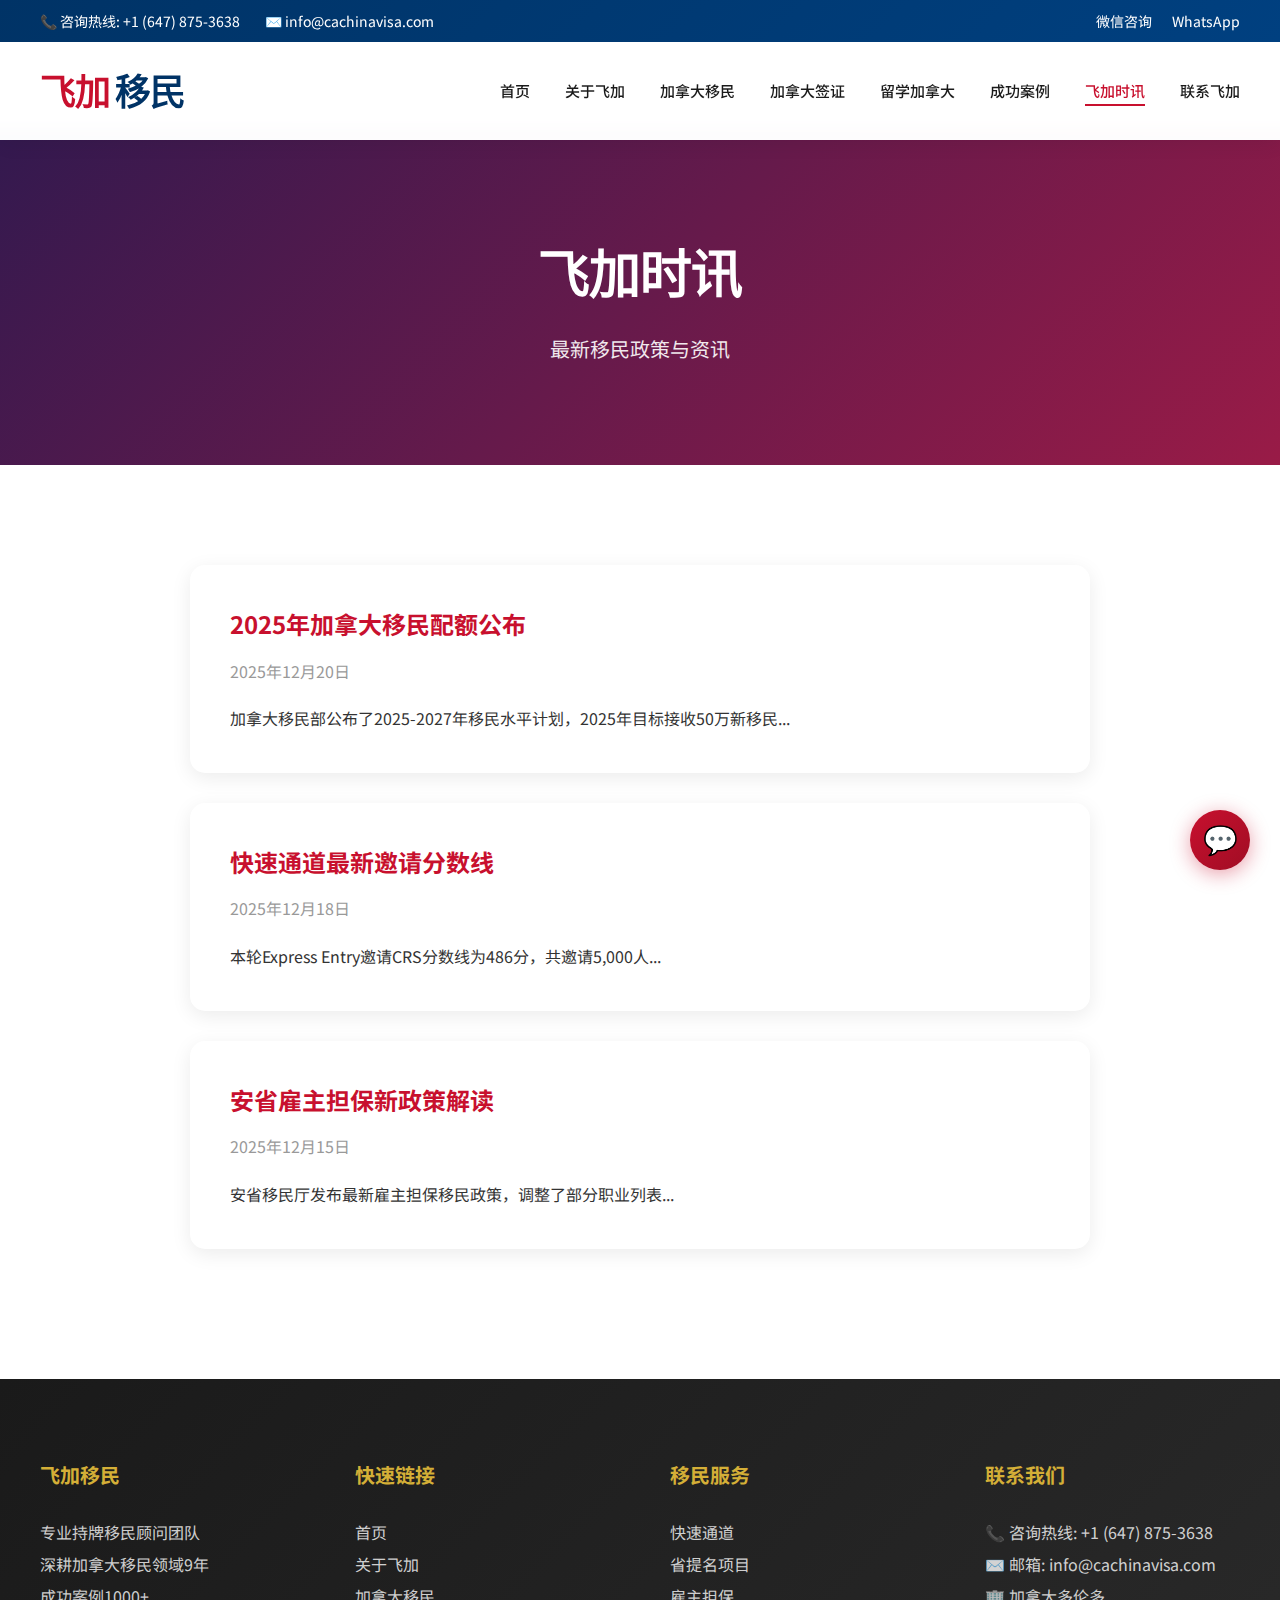
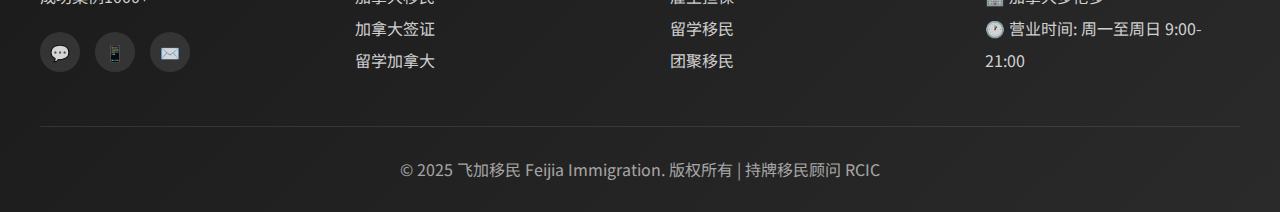
<file: news.html>
<!DOCTYPE html>
<html lang="zh-CN">
<head>
<meta charset="UTF-8">
<meta name="viewport" content="width=device-width, initial-scale=1.0">

<!-- SEO Title -->
<title>飞加时讯｜加拿大移民政策解读与最新资讯｜飞加移民</title>

<!-- SEO Description -->
<meta name="description" content="飞加时讯为您更新加拿大移民与留学最新政策、LMIA与雇主担保动态、省提名（PNP）变化与申请要点，提供清晰解读与实用建议。">

<!-- SEO Keywords -->
<meta name="keywords" content="飞加时讯, 加拿大移民资讯, 加拿大移民政策, LMIA 资讯, 雇主担保动态, 省提名PNP, 加拿大留学签证, 飞加移民">

<!-- Favicon -->
<link rel="icon" href="img/logo.webp" type="image/webp">
<link rel="shortcut icon" href="img/logo.webp" type="image/webp">
<link rel="apple-touch-icon" href="img/logo.webp">

<!-- Canonical -->
<link rel="canonical" href="https://cachinavisa.com/news.html">

<!-- Fonts -->
<link rel="preconnect" href="https://fonts.googleapis.com">
<link rel="preconnect" href="https://fonts.gstatic.com" crossorigin>
<link href="https://fonts.googleapis.com/css2?family=Noto+Sans+SC:wght@300;400;500;600;700;900&family=Playfair+Display:wght@600;700;800&display=swap" rel="stylesheet">

<!-- CSS -->
<link rel="stylesheet" href="css/styles.css">

</head>
<body>
    <header>
        <div class="header-top">
            <div class="header-top-content">
                <div class="header-top-left">
                    <span>📞 咨询热线: +1 (647) 875-3638</span>
                    <span>✉️ info@cachinavisa.com</span>
                </div>
                <div class="header-top-right">
                    <a href="#wechat">微信咨询</a>
                    <a href="#whatsapp">WhatsApp</a>
                </div>
            </div>
        </div>
        <nav>
            <a href="index.html" class="logo">飞加<span>移民</span></a>
            <ul class="nav-links">
                <li><a href="index.html">首页</a></li>
                <li><a href="about.html">关于飞加</a></li>
                <li><a href="immigration.html">加拿大移民</a></li>
                <li><a href="visa.html">加拿大签证</a></li>
                <li><a href="study.html">留学加拿大</a></li>
                <li><a href="cases.html">成功案例</a></li>
                <li><a href="news.html" class="active">飞加时讯</a></li>
                <li><a href="contact.html">联系飞加</a></li>
            </ul>
            <div class="mobile-menu-btn" id="mobileMenuBtn">
                <span></span>
                <span></span>
                <span></span>
            </div>
        </nav>
    </header>

    <div class="mobile-menu-overlay" id="mobileMenuOverlay"></div>
    <div class="mobile-menu" id="mobileMenu">
        <div class="mobile-menu-header">
            <h3>飞加移民</h3>
            <p>专业移民服务专家</p>
        </div>
        <ul class="mobile-menu-links">
            <li><a href="index.html">首页</a></li>
            <li><a href="about.html">关于飞加</a></li>
            <li><a href="immigration.html">加拿大移民</a></li>
            <li><a href="visa.html">加拿大签证</a></li>
            <li><a href="study.html">留学加拿大</a></li>
            <li><a href="cases.html">成功案例</a></li>
            <li><a href="news.html" class="active">飞加时讯</a></li>
            <li><a href="contact.html">联系飞加</a></li>
        </ul>
        <div class="mobile-menu-contact">
            <h4>联系我们</h4>
            <p>📞 +1 (647) 875-3638</p>
            <p>✉️ info@cachinavisa.com</p>
            <p>💬 微信: feijia</p>
        </div>
    </div>

    <div class="page-header">
        <h1>飞加时讯</h1><p>最新移民政策与资讯</p>
    </div>

    <section class="content-section">
        <div style="max-width: 900px; margin: 0 auto;">
            <div style="background: white; padding: 40px; border-radius: 15px; margin-bottom: 30px; box-shadow: 0 5px 20px rgba(0,0,0,0.08);">
                <h2 style="color: #c8102e; margin-bottom: 15px;">2025年加拿大移民配额公布</h2>
                <p style="color: #999; margin-bottom: 20px;">2025年12月20日</p>
                <p style="line-height: 1.8; color: #333;">加拿大移民部公布了2025-2027年移民水平计划，2025年目标接收50万新移民...</p>
            </div>
            <div style="background: white; padding: 40px; border-radius: 15px; margin-bottom: 30px; box-shadow: 0 5px 20px rgba(0,0,0,0.08);">
                <h2 style="color: #c8102e; margin-bottom: 15px;">快速通道最新邀请分数线</h2>
                <p style="color: #999; margin-bottom: 20px;">2025年12月18日</p>
                <p style="line-height: 1.8; color: #333;">本轮Express Entry邀请CRS分数线为486分，共邀请5,000人...</p>
            </div>
            <div style="background: white; padding: 40px; border-radius: 15px; margin-bottom: 30px; box-shadow: 0 5px 20px rgba(0,0,0,0.08);">
                <h2 style="color: #c8102e; margin-bottom: 15px;">安省雇主担保新政策解读</h2>
                <p style="color: #999; margin-bottom: 20px;">2025年12月15日</p>
                <p style="line-height: 1.8; color: #333;">安省移民厅发布最新雇主担保移民政策，调整了部分职业列表...</p>
            </div>
        </div>
    </section>

    <footer>
        <div class="footer-content">
            <div class="footer-section">
                <h3>飞加移民</h3>
                <p>专业持牌移民顾问团队</p>
                <p>深耕加拿大移民领域9年</p>
                <p>成功案例1000+</p>
                <div class="social-links">
                    <a href="#" title="微信">💬</a>
                    <a href="#" title="WhatsApp">📱</a>
                    <a href="#" title="邮箱">✉️</a>
                </div>
            </div>
            <div class="footer-section">
                <h3>快速链接</h3>
                <a href="index.html">首页</a>
                <a href="about.html">关于飞加</a>
                <a href="immigration.html">加拿大移民</a>
                <a href="visa.html">加拿大签证</a>
                <a href="study.html">留学加拿大</a>
            </div>
            <div class="footer-section">
                <h3>移民服务</h3>
                <a href="immigration.html">快速通道</a>
                <a href="immigration.html">省提名项目</a>
                <a href="immigration.html">雇主担保</a>
                <a href="study.html">留学移民</a>
                <a href="immigration.html">团聚移民</a>
            </div>
            <div class="footer-section">
                <h3>联系我们</h3>
                <p>📞 咨询热线: +1 (647) 875-3638</p>
                <p>✉️ 邮箱: info@cachinavisa.com</p>
                <p>🏢 加拿大多伦多</p>
                <p>🕐 营业时间: 周一至周日 9:00-21:00</p>
            </div>
        </div>
        <div class="footer-bottom">
            <p>&copy; 2025 飞加移民 Feijia Immigration. 版权所有 | 持牌移民顾问 RCIC</p>
        </div>
    </footer>

    <!-- Floating Contact Button -->
    <div class="floating-contact">
        <button class="contact-btn" id="contactBtn">💬</button>
        <div class="contact-popup" id="contactPopup">
            <div class="popup-header">联系我们</div>
            <div class="wechat-id" id="wechatId">
                <span>微信号：getprsoon</span>
                <span class="copy-icon">📋</span>
            </div>
            <p style="font-size: 13px; color: #666; margin: 0;">点击复制微信号</p>
        </div>
    </div>

    <!-- Copy Notification -->
    <div class="copy-notification" id="copyNotification">
        ✓ 微信号已复制
    </div>


    <script src="js/script.js"></script>
</body>
</html>
</file>
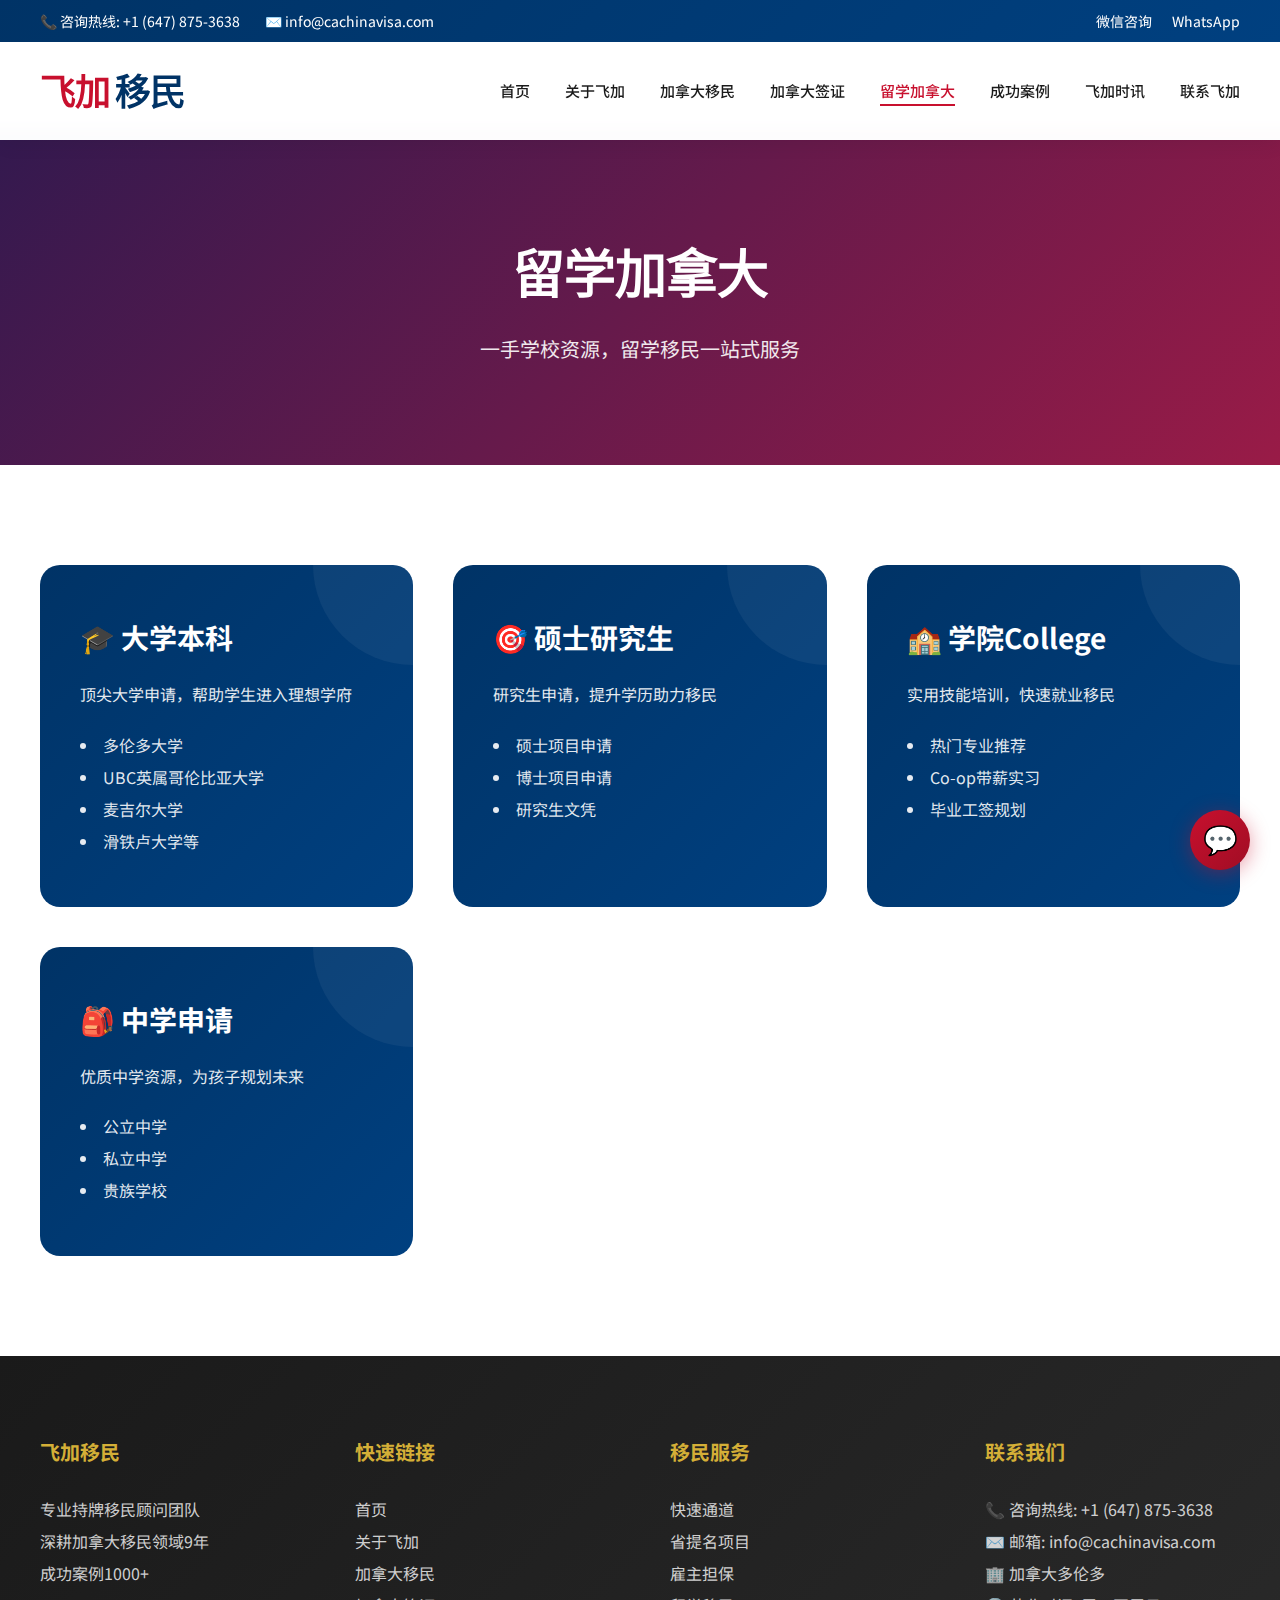
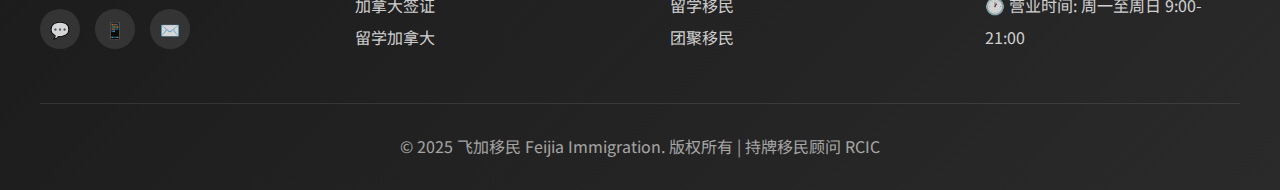
<file: study.html>
<!DOCTYPE html>
<html lang="zh-CN">
<head>
<meta charset="UTF-8">
<meta name="viewport" content="width=device-width, initial-scale=1.0">

<!-- SEO Title -->
<title>留学加拿大｜中小学·学院·大学申请指南｜飞加移民</title>

<!-- SEO Description -->
<meta name="description" content="飞加移民提供专业加拿大留学服务，涵盖中小学、学院及大学申请，学习签证办理、续签与毕业后工签（PGWP）规划，留学与移民路径一站式指导。">

<!-- SEO Keywords -->
<meta name="keywords" content="留学加拿大, 加拿大留学, 加拿大学签, 加拿大中小学留学, 加拿大大学申请, PGWP毕业工签, 飞加移民">

<!-- Favicon -->
<link rel="icon" href="img/logo.webp" type="image/webp">
<link rel="shortcut icon" href="img/logo.webp" type="image/webp">
<link rel="apple-touch-icon" href="img/logo.webp">

<!-- Canonical -->
<link rel="canonical" href="https://cachinavisa.com/study.html">

<!-- Fonts -->
<link rel="preconnect" href="https://fonts.googleapis.com">
<link rel="preconnect" href="https://fonts.gstatic.com" crossorigin>
<link href="https://fonts.googleapis.com/css2?family=Noto+Sans+SC:wght@300;400;500;600;700;900&family=Playfair+Display:wght@600;700;800&display=swap" rel="stylesheet">

<!-- CSS -->
<link rel="stylesheet" href="css/styles.css">

</head>
<body>
    <header>
        <div class="header-top">
            <div class="header-top-content">
                <div class="header-top-left">
                    <span>📞 咨询热线: +1 (647) 875-3638</span>
                    <span>✉️ info@cachinavisa.com</span>
                </div>
                <div class="header-top-right">
                    <a href="#wechat">微信咨询</a>
                    <a href="#whatsapp">WhatsApp</a>
                </div>
            </div>
        </div>
        <nav>
            <a href="index.html" class="logo">飞加<span>移民</span></a>
            <ul class="nav-links">
                <li><a href="index.html">首页</a></li>
                <li><a href="about.html">关于飞加</a></li>
                <li><a href="immigration.html">加拿大移民</a></li>
                <li><a href="visa.html">加拿大签证</a></li>
                <li><a href="study.html" class="active">留学加拿大</a></li>
                <li><a href="cases.html">成功案例</a></li>
                <li><a href="news.html">飞加时讯</a></li>
                <li><a href="contact.html">联系飞加</a></li>
            </ul>
            <div class="mobile-menu-btn" id="mobileMenuBtn">
                <span></span>
                <span></span>
                <span></span>
            </div>
        </nav>
    </header>

    <div class="mobile-menu-overlay" id="mobileMenuOverlay"></div>
    <div class="mobile-menu" id="mobileMenu">
        <div class="mobile-menu-header">
            <h3>飞加移民</h3>
            <p>专业移民服务专家</p>
        </div>
        <ul class="mobile-menu-links">
            <li><a href="index.html">首页</a></li>
            <li><a href="about.html">关于飞加</a></li>
            <li><a href="immigration.html">加拿大移民</a></li>
            <li><a href="visa.html">加拿大签证</a></li>
            <li><a href="study.html" class="active">留学加拿大</a></li>
            <li><a href="cases.html">成功案例</a></li>
            <li><a href="news.html">飞加时讯</a></li>
            <li><a href="contact.html">联系飞加</a></li>
        </ul>
        <div class="mobile-menu-contact">
            <h4>联系我们</h4>
            <p>📞 +1 (647) 875-3638</p>
            <p>✉️ info@cachinavisa.com</p>
            <p>💬 微信: getprsoon</p>
        </div>
    </div>

    <div class="page-header">
        <h1>留学加拿大</h1><p>一手学校资源，留学移民一站式服务</p>
    </div>

    <section class="content-section">
        <div class="services-grid">
            <div class="service-card">
                <h3>🎓 大学本科</h3>
                <p>顶尖大学申请，帮助学生进入理想学府</p>
                <ul style="margin-top: 20px; color: rgba(255,255,255,0.9); line-height: 2;">
                    <li>多伦多大学</li>
                    <li>UBC英属哥伦比亚大学</li>
                    <li>麦吉尔大学</li>
                    <li>滑铁卢大学等</li>
                </ul>
            </div>
            <div class="service-card">
                <h3>🎯 硕士研究生</h3>
                <p>研究生申请，提升学历助力移民</p>
                <ul style="margin-top: 20px; color: rgba(255,255,255,0.9); line-height: 2;">
                    <li>硕士项目申请</li>
                    <li>博士项目申请</li>
                    <li>研究生文凭</li>
                </ul>
            </div>
            <div class="service-card">
                <h3>🏫 学院College</h3>
                <p>实用技能培训，快速就业移民</p>
                <ul style="margin-top: 20px; color: rgba(255,255,255,0.9); line-height: 2;">
                    <li>热门专业推荐</li>
                    <li>Co-op带薪实习</li>
                    <li>毕业工签规划</li>
                </ul>
            </div>
            <div class="service-card">
                <h3>🎒 中学申请</h3>
                <p>优质中学资源，为孩子规划未来</p>
                <ul style="margin-top: 20px; color: rgba(255,255,255,0.9); line-height: 2;">
                    <li>公立中学</li>
                    <li>私立中学</li>
                    <li>贵族学校</li>
                </ul>
            </div>
        </div>
    </section>

    <footer>
        <div class="footer-content">
            <div class="footer-section">
                <h3>飞加移民</h3>
                <p>专业持牌移民顾问团队</p>
                <p>深耕加拿大移民领域9年</p>
                <p>成功案例1000+</p>
                <div class="social-links">
                    <a href="#" title="微信">💬</a>
                    <a href="#" title="WhatsApp">📱</a>
                    <a href="#" title="邮箱">✉️</a>
                </div>
            </div>
            <div class="footer-section">
                <h3>快速链接</h3>
                <a href="index.html">首页</a>
                <a href="about.html">关于飞加</a>
                <a href="immigration.html">加拿大移民</a>
                <a href="visa.html">加拿大签证</a>
                <a href="study.html">留学加拿大</a>
            </div>
            <div class="footer-section">
                <h3>移民服务</h3>
                <a href="immigration.html">快速通道</a>
                <a href="immigration.html">省提名项目</a>
                <a href="immigration.html">雇主担保</a>
                <a href="study.html">留学移民</a>
                <a href="immigration.html">团聚移民</a>
            </div>
            <div class="footer-section">
                <h3>联系我们</h3>
                <p>📞 咨询热线: +1 (647) 875-3638</p>
                <p>✉️ 邮箱: info@cachinavisa.com</p>
                <p>🏢 加拿大多伦多</p>
                <p>🕐 营业时间: 周一至周日 9:00-21:00</p>
            </div>
        </div>
        <div class="footer-bottom">
            <p>&copy; 2025 飞加移民 Feijia Immigration. 版权所有 | 持牌移民顾问 RCIC</p>
        </div>
    </footer>

    <!-- Floating Contact Button -->
    <div class="floating-contact">
        <button class="contact-btn" id="contactBtn">💬</button>
        <div class="contact-popup" id="contactPopup">
            <div class="popup-header">联系我们</div>
            <div class="wechat-id" id="wechatId">
                <span>微信号：getprsoon</span>
                <span class="copy-icon">📋</span>
            </div>
            <p style="font-size: 13px; color: #666; margin: 0;">点击复制微信号</p>
        </div>
    </div>

    <!-- Copy Notification -->
    <div class="copy-notification" id="copyNotification">
        ✓ 微信号已复制
    </div>

    <script src="js/script.js"></script>
</body>
</html>
</file>
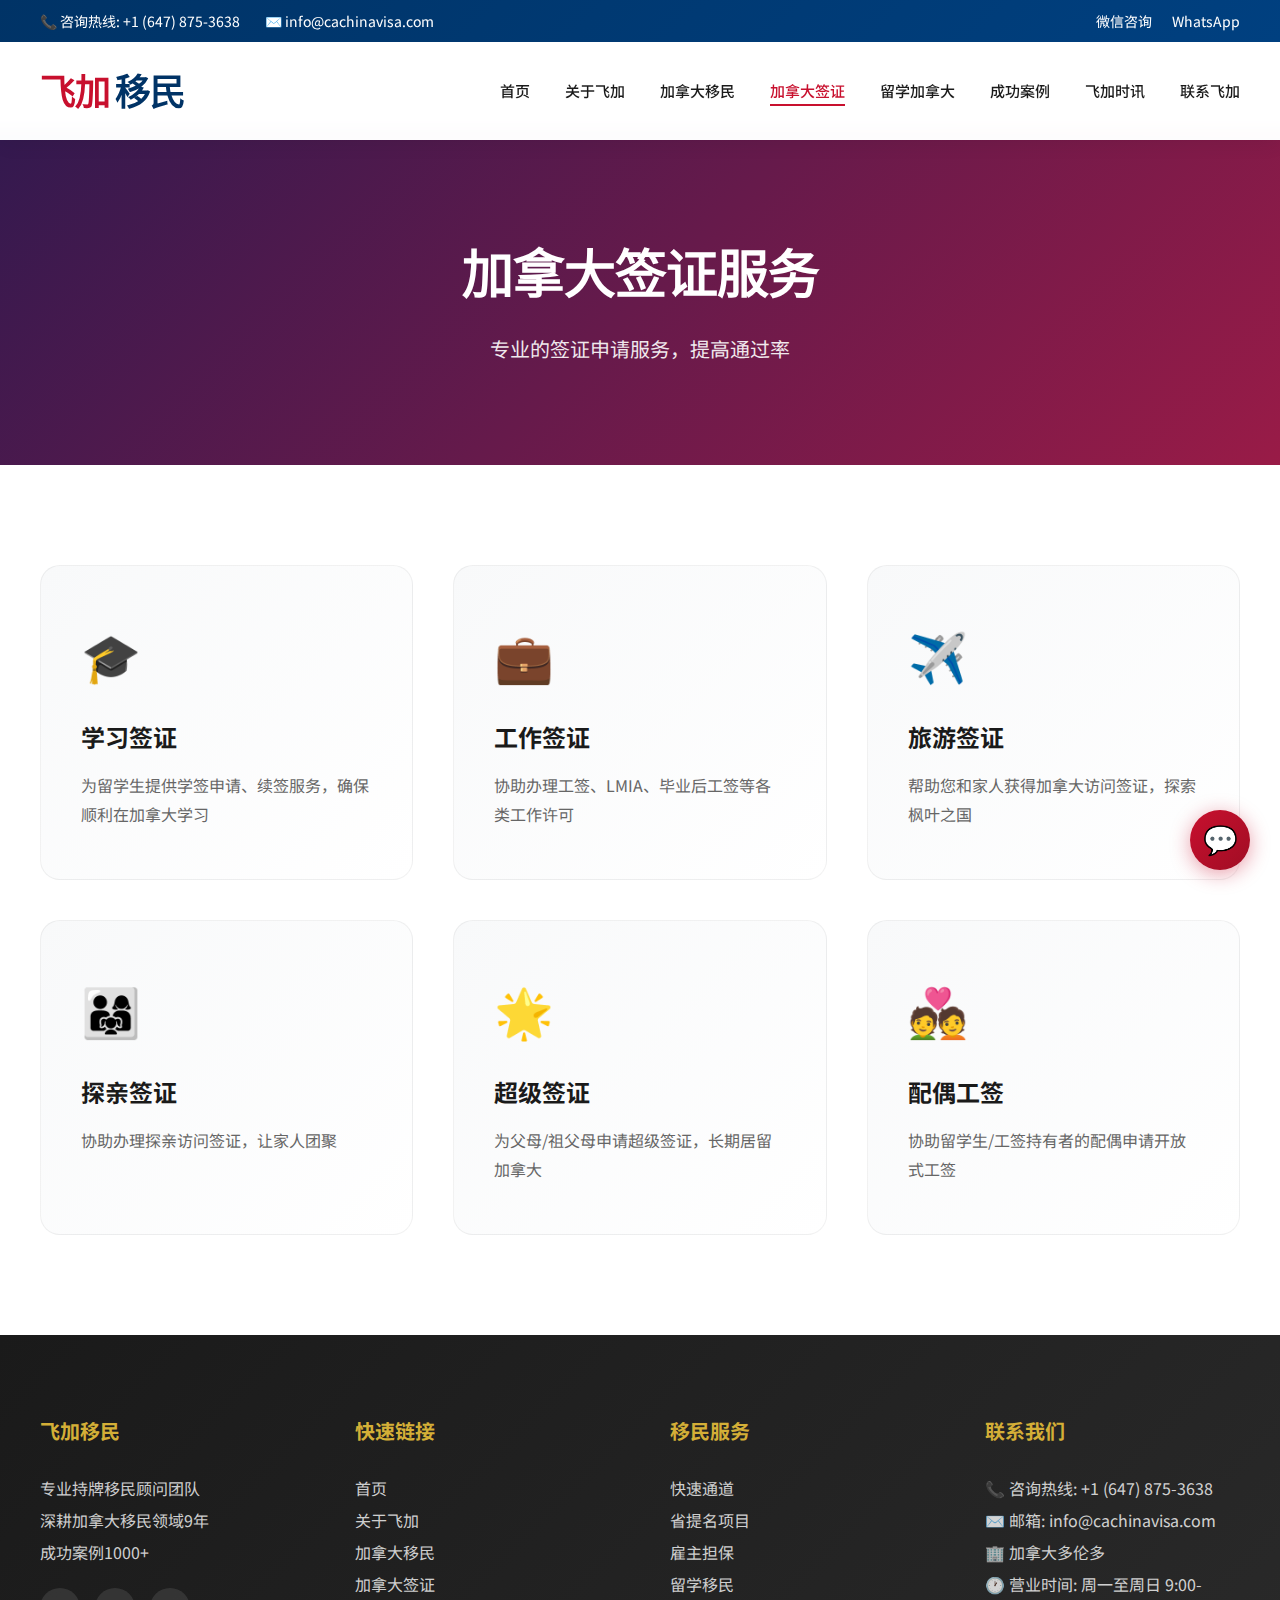
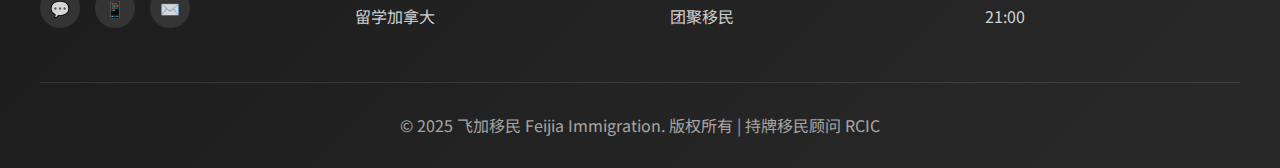
<file: visa.html>
<!DOCTYPE html>
<html lang="zh-CN">
<head>
<meta charset="UTF-8">
<meta name="viewport" content="width=device-width, initial-scale=1.0">

<!-- SEO Title -->
<title>加拿大签证｜旅游签·学签·工签申请指南｜飞加移民</title>

<!-- SEO Description -->
<meta name="description" content="飞加移民专业办理加拿大签证服务，涵盖旅游签证、学习签证、工作签证、访问签及续签恢复身份等类型，材料指导清晰，流程合规，高通过率。">

<!-- SEO Keywords -->
<meta name="keywords" content="加拿大签证, 加拿大旅游签证, 加拿大学签, 加拿大工签, 访问签证, 签证续签, 身份恢复, 飞加移民">

<!-- Favicon -->
<link rel="icon" href="img/logo.webp" type="image/webp">
<link rel="shortcut icon" href="img/logo.webp" type="image/webp">
<link rel="apple-touch-icon" href="img/logo.webp">

<!-- Canonical -->
<link rel="canonical" href="https://cachinavisa.com/visa.html">

<!-- Fonts -->
<link rel="preconnect" href="https://fonts.googleapis.com">
<link rel="preconnect" href="https://fonts.gstatic.com" crossorigin>
<link href="https://fonts.googleapis.com/css2?family=Noto+Sans+SC:wght@300;400;500;600;700;900&family=Playfair+Display:wght@600;700;800&display=swap" rel="stylesheet">

<!-- CSS -->
<link rel="stylesheet" href="css/styles.css">

</head>
<body>
    <header>
        <div class="header-top">
            <div class="header-top-content">
                <div class="header-top-left">
                    <span>📞 咨询热线: +1 (647) 875-3638</span>
                    <span>✉️ info@cachinavisa.com</span>
                </div>
                <div class="header-top-right">
                    <a href="#wechat">微信咨询</a>
                    <a href="#whatsapp">WhatsApp</a>
                </div>
            </div>
        </div>
        <nav>
            <a href="index.html" class="logo">飞加<span>移民</span></a>
            <ul class="nav-links">
                <li><a href="index.html">首页</a></li>
                <li><a href="about.html">关于飞加</a></li>
                <li><a href="immigration.html">加拿大移民</a></li>
                <li><a href="visa.html" class="active">加拿大签证</a></li>
                <li><a href="study.html">留学加拿大</a></li>
                <li><a href="cases.html">成功案例</a></li>
                <li><a href="news.html">飞加时讯</a></li>
                <li><a href="contact.html">联系飞加</a></li>
            </ul>
            <div class="mobile-menu-btn" id="mobileMenuBtn">
                <span></span>
                <span></span>
                <span></span>
            </div>
        </nav>
    </header>

    <div class="mobile-menu-overlay" id="mobileMenuOverlay"></div>
    <div class="mobile-menu" id="mobileMenu">
        <div class="mobile-menu-header">
            <h3>飞加移民</h3>
            <p>专业移民服务专家</p>
        </div>
        <ul class="mobile-menu-links">
            <li><a href="index.html">首页</a></li>
            <li><a href="about.html">关于飞加</a></li>
            <li><a href="immigration.html">加拿大移民</a></li>
            <li><a href="visa.html" class="active">加拿大签证</a></li>
            <li><a href="study.html">留学加拿大</a></li>
            <li><a href="cases.html">成功案例</a></li>
            <li><a href="news.html">飞加时讯</a></li>
            <li><a href="contact.html">联系飞加</a></li>
        </ul>
        <div class="mobile-menu-contact">
            <h4>联系我们</h4>
            <p>📞 +1 (647) 875-3638</p>
            <p>✉️ info@cachinavisa.com</p>
            <p>💬 微信: getprsoon</p>
        </div>
    </div>

    <div class="page-header">
        <h1>加拿大签证服务</h1><p>专业的签证申请服务，提高通过率</p>
    </div>

    <section class="content-section">
        <div class="features-grid">
            <div class="feature-card">
                <div class="feature-icon">🎓</div>
                <h3>学习签证</h3>
                <p>为留学生提供学签申请、续签服务，确保顺利在加拿大学习</p>
            </div>
            <div class="feature-card">
                <div class="feature-icon">💼</div>
                <h3>工作签证</h3>
                <p>协助办理工签、LMIA、毕业后工签等各类工作许可</p>
            </div>
            <div class="feature-card">
                <div class="feature-icon">✈️</div>
                <h3>旅游签证</h3>
                <p>帮助您和家人获得加拿大访问签证，探索枫叶之国</p>
            </div>
            <div class="feature-card">
                <div class="feature-icon">👨‍👩‍👧</div>
                <h3>探亲签证</h3>
                <p>协助办理探亲访问签证，让家人团聚</p>
            </div>
            <div class="feature-card">
                <div class="feature-icon">🌟</div>
                <h3>超级签证</h3>
                <p>为父母/祖父母申请超级签证，长期居留加拿大</p>
            </div>
            <div class="feature-card">
                <div class="feature-icon">💑</div>
                <h3>配偶工签</h3>
                <p>协助留学生/工签持有者的配偶申请开放式工签</p>
            </div>
        </div>
    </section>

    <footer>
        <div class="footer-content">
            <div class="footer-section">
                <h3>飞加移民</h3>
                <p>专业持牌移民顾问团队</p>
                <p>深耕加拿大移民领域9年</p>
                <p>成功案例1000+</p>
                <div class="social-links">
                    <a href="#" title="微信">💬</a>
                    <a href="#" title="WhatsApp">📱</a>
                    <a href="#" title="邮箱">✉️</a>
                </div>
            </div>
            <div class="footer-section">
                <h3>快速链接</h3>
                <a href="index.html">首页</a>
                <a href="about.html">关于飞加</a>
                <a href="immigration.html">加拿大移民</a>
                <a href="visa.html">加拿大签证</a>
                <a href="study.html">留学加拿大</a>
            </div>
            <div class="footer-section">
                <h3>移民服务</h3>
                <a href="immigration.html">快速通道</a>
                <a href="immigration.html">省提名项目</a>
                <a href="immigration.html">雇主担保</a>
                <a href="study.html">留学移民</a>
                <a href="immigration.html">团聚移民</a>
            </div>
            <div class="footer-section">
                <h3>联系我们</h3>
                <p>📞 咨询热线: +1 (647) 875-3638</p>
                <p>✉️ 邮箱: info@cachinavisa.com</p>
                <p>🏢 加拿大多伦多</p>
                <p>🕐 营业时间: 周一至周日 9:00-21:00</p>
            </div>
        </div>
        <div class="footer-bottom">
            <p>&copy; 2025 飞加移民 Feijia Immigration. 版权所有 | 持牌移民顾问 RCIC</p>
        </div>
    </footer>

    <!-- Floating Contact Button -->
    <div class="floating-contact">
        <button class="contact-btn" id="contactBtn">💬</button>
        <div class="contact-popup" id="contactPopup">
            <div class="popup-header">联系我们</div>
            <div class="wechat-id" id="wechatId">
                <span>微信号：getprsoon</span>
                <span class="copy-icon">📋</span>
            </div>
            <p style="font-size: 13px; color: #666; margin: 0;">点击复制微信号</p>
        </div>
    </div>

    <!-- Copy Notification -->
    <div class="copy-notification" id="copyNotification">
        ✓ 微信号已复制
    </div>



    <script src="js/script.js"></script>
</body>
</html>
</file>
<file: css/styles.css>
/* Common Styles for All Pages */
:root {
    --primary-color: #c8102e;
    --secondary-color: #003366;
    --accent-gold: #d4af37;
    --text-dark: #1a1a1a;
    --text-light: #666;
    --bg-light: #f8f9fa;
    --white: #ffffff;
}

* {
    margin: 0;
    padding: 0;
    box-sizing: border-box;
}

body {
    font-family: 'Noto Sans SC', sans-serif;
    color: var(--text-dark);
    line-height: 1.6;
    overflow-x: hidden;
}

/* Header */
header {
    position: fixed;
    top: 0;
    width: 100%;
    background: rgba(255, 255, 255, 0.98);
    backdrop-filter: blur(10px);
    box-shadow: 0 2px 20px rgba(0, 0, 0, 0.08);
    z-index: 1000;
    transition: all 0.3s ease;
}

.header-top {
    background: linear-gradient(135deg, var(--secondary-color), #004080);
    color: white;
    padding: 10px 0;
    font-size: 14px;
}

.header-top-content {
    max-width: 1400px;
    margin: 0 auto;
    padding: 0 40px;
    display: flex;
    justify-content: space-between;
    align-items: center;
}

.header-top-left {
    display: flex;
    align-items: center;
    gap: 25px;
}

.header-top-left span {
    display: flex;
    align-items: center;
    gap: 8px;
}

.header-top-right {
    display: flex;
    gap: 20px;
}

.header-top a {
    color: white;
    text-decoration: none;
    transition: color 0.3s;
    white-space: nowrap;
}

.header-top a:hover {
    color: var(--accent-gold);
}

nav {
    max-width: 1400px;
    margin: 0 auto;
    padding: 20px 40px;
    display: flex;
    justify-content: space-between;
    align-items: center;
}

.logo {
    font-family: 'Playfair Display', serif;
    font-size: 36px;
    font-weight: 800;
    color: var(--primary-color);
    letter-spacing: -1px;
    text-decoration: none;
    display: flex;
    align-items: center;
    gap: 5px;
}

.logo span {
    color: var(--secondary-color);
}

.nav-links {
    display: flex;
    list-style: none;
    gap: 35px;
    align-items: center;
}

.nav-links a {
    color: var(--text-dark);
    text-decoration: none;
    font-weight: 500;
    font-size: 15px;
    transition: all 0.3s;
    position: relative;
}

.nav-links a::after {
    content: '';
    position: absolute;
    bottom: -5px;
    left: 0;
    width: 0;
    height: 2px;
    background: var(--primary-color);
    transition: width 0.3s;
}

.nav-links a:hover::after,
.nav-links a.active::after {
    width: 100%;
}

.nav-links a.active {
    color: var(--primary-color);
}

/* Mobile Menu Button */
.mobile-menu-btn {
    display: none;
    flex-direction: column;
    gap: 5px;
    cursor: pointer;
    padding: 10px;
    background: white;
    border: 2px solid var(--primary-color);
    border-radius: 8px;
    transition: all 0.3s;
}

.mobile-menu-btn span {
    width: 28px;
    height: 3px;
    background: var(--text-dark);
    border-radius: 3px;
    transition: all 0.3s;
}

.mobile-menu-btn.active span:nth-child(1) {
    transform: rotate(45deg) translate(6px, 6px);
}

.mobile-menu-btn.active span:nth-child(2) {
    opacity: 0;
}

.mobile-menu-btn.active span:nth-child(3) {
    transform: rotate(-45deg) translate(6px, -6px);
}

/* Mobile Menu Overlay */
.mobile-menu-overlay {
    display: none;
    position: fixed;
    top: 0;
    left: 0;
    width: 100%;
    height: 100%;
    background: rgba(0, 0, 0, 0.5);
    z-index: 998;
    opacity: 0;
    transition: opacity 0.3s;
}

.mobile-menu-overlay.active {
    opacity: 1;
}

/* Mobile Menu */
.mobile-menu {
    display: none;
    position: fixed;
    top: 0;
    right: -100%;
    width: 280px;
    height: 100%;
    background: white;
    z-index: 999;
    transition: right 0.3s ease;
    overflow-y: auto;
    box-shadow: -5px 0 20px rgba(0, 0, 0, 0.1);
}

.mobile-menu.active {
    right: 0;
}

.mobile-menu-header {
    padding: 25px 20px;
    background: linear-gradient(135deg, var(--secondary-color), #004080);
    color: white;
}

.mobile-menu-header h3 {
    font-size: 20px;
    margin-bottom: 10px;
}

.mobile-menu-links {
    list-style: none;
    padding: 20px 0;
}

.mobile-menu-links li {
    border-bottom: 1px solid #eee;
}

.mobile-menu-links a {
    display: block;
    padding: 18px 25px;
    color: var(--text-dark);
    text-decoration: none;
    font-weight: 500;
    font-size: 16px;
    transition: all 0.3s;
}

.mobile-menu-links a:hover,
.mobile-menu-links a.active {
    background: #f8f9fa;
    color: var(--primary-color);
    padding-left: 35px;
}

.mobile-menu-contact {
    padding: 25px;
    background: #f8f9fa;
    margin-top: 20px;
}

.mobile-menu-contact h4 {
    font-size: 16px;
    margin-bottom: 15px;
    color: var(--primary-color);
}

.mobile-menu-contact p {
    font-size: 14px;
    line-height: 2;
    color: var(--text-light);
}

/* Page Header */
.page-header {
    margin-top: 130px;
    padding: 100px 40px;
    background: linear-gradient(135deg, #33194f, #991b47);
    color: white;
    text-align: center;
}

.page-header h1 {
    font-family: 'Playfair Display', serif;
    font-size: 52px;
    margin-bottom: 20px;
    letter-spacing: -1px;
}

.page-header p {
    font-size: 20px;
    opacity: 0.9;
}

/* Content Section */
.content-section {
    padding: 100px 40px;
    background: white;
}

/* Features Grid */
.features-grid {
    max-width: 1400px;
    margin: 0 auto;
    display: grid;
    grid-template-columns: repeat(auto-fit, minmax(300px, 1fr));
    gap: 40px;
}

.feature-card {
    padding: 50px 40px;
    background: linear-gradient(135deg, #f8f9fa 0%, #ffffff 100%);
    border-radius: 20px;
    border: 1px solid rgba(0, 0, 0, 0.05);
    transition: all 0.4s;
    position: relative;
    overflow: hidden;
}

.feature-card::before {
    content: '';
    position: absolute;
    top: 0;
    left: 0;
    width: 100%;
    height: 100%;
    background: linear-gradient(135deg, var(--primary-color), var(--secondary-color));
    opacity: 0;
    transition: opacity 0.4s;
}

.feature-card:hover::before {
    opacity: 0.05;
}

.feature-card:hover {
    transform: translateY(-5px);
    box-shadow: 0 20px 60px rgba(0, 0, 0, 0.1);
}

.feature-icon {
    font-size: 48px;
    margin-bottom: 25px;
}

.feature-card h3 {
    font-size: 24px;
    font-weight: 700;
    color: var(--text-dark);
    margin-bottom: 15px;
}

.feature-card p {
    color: var(--text-light);
    line-height: 1.8;
}

/* Services Grid */
.services-grid {
    max-width: 1400px;
    margin: 0 auto;
    display: grid;
    grid-template-columns: repeat(auto-fit, minmax(350px, 1fr));
    gap: 40px;
}

.service-card {
    background: linear-gradient(135deg, var(--secondary-color), #004080);
    color: white;
    padding: 50px 40px;
    border-radius: 20px;
    transition: all 0.4s;
    position: relative;
    overflow: hidden;
}

.service-card::before {
    content: '';
    position: absolute;
    top: 0;
    right: 0;
    width: 200px;
    height: 200px;
    background: rgba(255, 255, 255, 0.05);
    border-radius: 50%;
    transform: translate(50%, -50%);
}

.service-card:hover {
    transform: translateY(-10px) scale(1.02);
    box-shadow: 0 25px 70px rgba(0, 51, 102, 0.3);
}

.service-card h3 {
    font-size: 28px;
    font-weight: 700;
    margin-bottom: 20px;
    position: relative;
    z-index: 1;
}

.service-card p {
    font-size: 16px;
    line-height: 1.8;
    opacity: 0.9;
    position: relative;
    z-index: 1;
}

.service-card ul {
    list-style-position: inside;
    padding-left: 0;
}

/* Cases Grid */
.cases-grid {
    max-width: 1400px;
    margin: 0 auto;
    display: grid;
    grid-template-columns: repeat(auto-fit, minmax(350px, 1fr));
    gap: 40px;
}

.case-card {
    background: white;
    border-radius: 20px;
    overflow: hidden;
    box-shadow: 0 10px 40px rgba(0, 0, 0, 0.08);
    transition: all 0.4s;
}

.case-card:hover {
    transform: translateY(-10px);
    box-shadow: 0 20px 60px rgba(0, 0, 0, 0.15);
}

.case-image {
    width: 100%;
    aspect-ratio: 3 / 4;
    object-fit: cover;
    background: linear-gradient(135deg, #e0e0e0, #f0f0f0);
}

.case-content {
    padding: 30px;
}

.case-content h3 {
    font-size: 20px;
    font-weight: 700;
    color: var(--text-dark);
    margin-bottom: 10px;
}

.case-content p {
    color: var(--text-light);
    font-size: 15px;
    line-height: 1.6;
}

.case-tag {
    display: inline-block;
    background: var(--primary-color);
    color: white;
    padding: 6px 16px;
    border-radius: 20px;
    font-size: 13px;
    font-weight: 600;
    margin-top: 15px;
}

/* Footer */
footer {
    background: linear-gradient(135deg, #1a1a1a, #2a2a2a);
    color: white;
    padding: 80px 40px 30px;
}

.footer-content {
    max-width: 1400px;
    margin: 0 auto;
    display: grid;
    grid-template-columns: repeat(auto-fit, minmax(250px, 1fr));
    gap: 60px;
    margin-bottom: 50px;
}

.footer-section h3 {
    font-size: 20px;
    font-weight: 700;
    margin-bottom: 25px;
    color: var(--accent-gold);
}

.footer-section p,
.footer-section a {
    color: rgba(255, 255, 255, 0.8);
    text-decoration: none;
    line-height: 2;
    display: block;
    transition: color 0.3s;
}

.footer-section a:hover {
    color: var(--accent-gold);
}

.footer-bottom {
    text-align: center;
    padding-top: 30px;
    border-top: 1px solid rgba(255, 255, 255, 0.1);
    color: rgba(255, 255, 255, 0.6);
}

.social-links {
    display: flex;
    gap: 15px;
    margin-top: 20px;
}

.social-links a {
    width: 40px;
    height: 40px;
    background: rgba(255, 255, 255, 0.1);
    border-radius: 50%;
    display: flex;
    align-items: center;
    justify-content: center;
    transition: all 0.3s;
}

.social-links a:hover {
    background: var(--accent-gold);
    transform: translateY(-3px);
}

/* Floating Contact Button */
.floating-contact {
    position: fixed;
    bottom: 30px;
    right: 30px;
    z-index: 999;
}

.contact-btn {
    width: 60px;
    height: 60px;
    background: linear-gradient(135deg, var(--primary-color), #a00d24);
    border-radius: 50%;
    display: flex;
    align-items: center;
    justify-content: center;
    cursor: pointer;
    box-shadow: 0 4px 20px rgba(200, 16, 46, 0.4);
    transition: all 0.3s;
    border: none;
    font-size: 28px;
}

.contact-btn:hover {
    transform: scale(1.1);
    box-shadow: 0 6px 30px rgba(200, 16, 46, 0.6);
}

.contact-popup {
    position: absolute;
    bottom: 75px;
    right: 0;
    background: white;
    padding: 25px;
    border-radius: 15px;
    box-shadow: 0 10px 40px rgba(0, 0, 0, 0.2);
    min-width: 280px;
    opacity: 0;
    visibility: hidden;
    transform: translateY(10px);
    transition: all 0.3s;
}

.contact-popup.show {
    opacity: 1;
    visibility: visible;
    transform: translateY(0);
}

.contact-popup::after {
    content: '';
    position: absolute;
    bottom: -8px;
    right: 20px;
    width: 0;
    height: 0;
    border-left: 8px solid transparent;
    border-right: 8px solid transparent;
    border-top: 8px solid white;
}

.popup-header {
    font-size: 18px;
    font-weight: 700;
    color: var(--text-dark);
    margin-bottom: 15px;
}

.wechat-id {
    display: flex;
    align-items: center;
    justify-content: space-between;
    background: #f8f9fa;
    padding: 12px 15px;
    border-radius: 8px;
    margin-bottom: 10px;
    cursor: pointer;
    transition: all 0.3s;
}

.wechat-id:hover {
    background: #e9ecef;
}

.wechat-id span {
    font-size: 16px;
    font-weight: 600;
    color: var(--primary-color);
}

.copy-icon {
    font-size: 20px;
}

.copy-notification {
    position: fixed;
    top: 50%;
    left: 50%;
    transform: translate(-50%, -50%);
    background: rgba(0, 0, 0, 0.85);
    color: white;
    padding: 20px 40px;
    border-radius: 10px;
    font-size: 16px;
    font-weight: 600;
    opacity: 0;
    visibility: hidden;
    transition: all 0.3s;
    z-index: 9999;
}

.copy-notification.show {
    opacity: 1;
    visibility: visible;
}

/* Mobile Responsive */
@media (max-width: 968px) {
    .header-top-content {
        padding: 0 20px;
        font-size: 12px;
    }

    .header-top-left {
        flex-direction: column;
        gap: 5px;
        align-items: flex-start;
    }

    .header-top-right {
        flex-direction: column;
        gap: 5px;
        align-items: flex-end;
    }

    nav {
        padding: 15px 20px;
    }

    .logo {
        font-size: 28px;
    }

    .nav-links {
        display: none;
    }

    .mobile-menu-btn {
        display: flex;
    }

    .mobile-menu,
    .mobile-menu-overlay {
        display: block;
    }

    .page-header {
        margin-top: 110px;
        padding: 60px 20px;
    }

    .page-header h1 {
        font-size: 36px;
    }

    .content-section {
        padding: 60px 20px;
    }

    .services-grid,
    .features-grid,
    .cases-grid {
        grid-template-columns: 1fr;
    }
}

@media (max-width: 640px) {
    .floating-contact {
        bottom: 20px;
        right: 20px;
    }

    .contact-btn {
        width: 55px;
        height: 55px;
        font-size: 24px;
    }

    .page-header h1 {
        font-size: 28px;
    }
}
</file>
